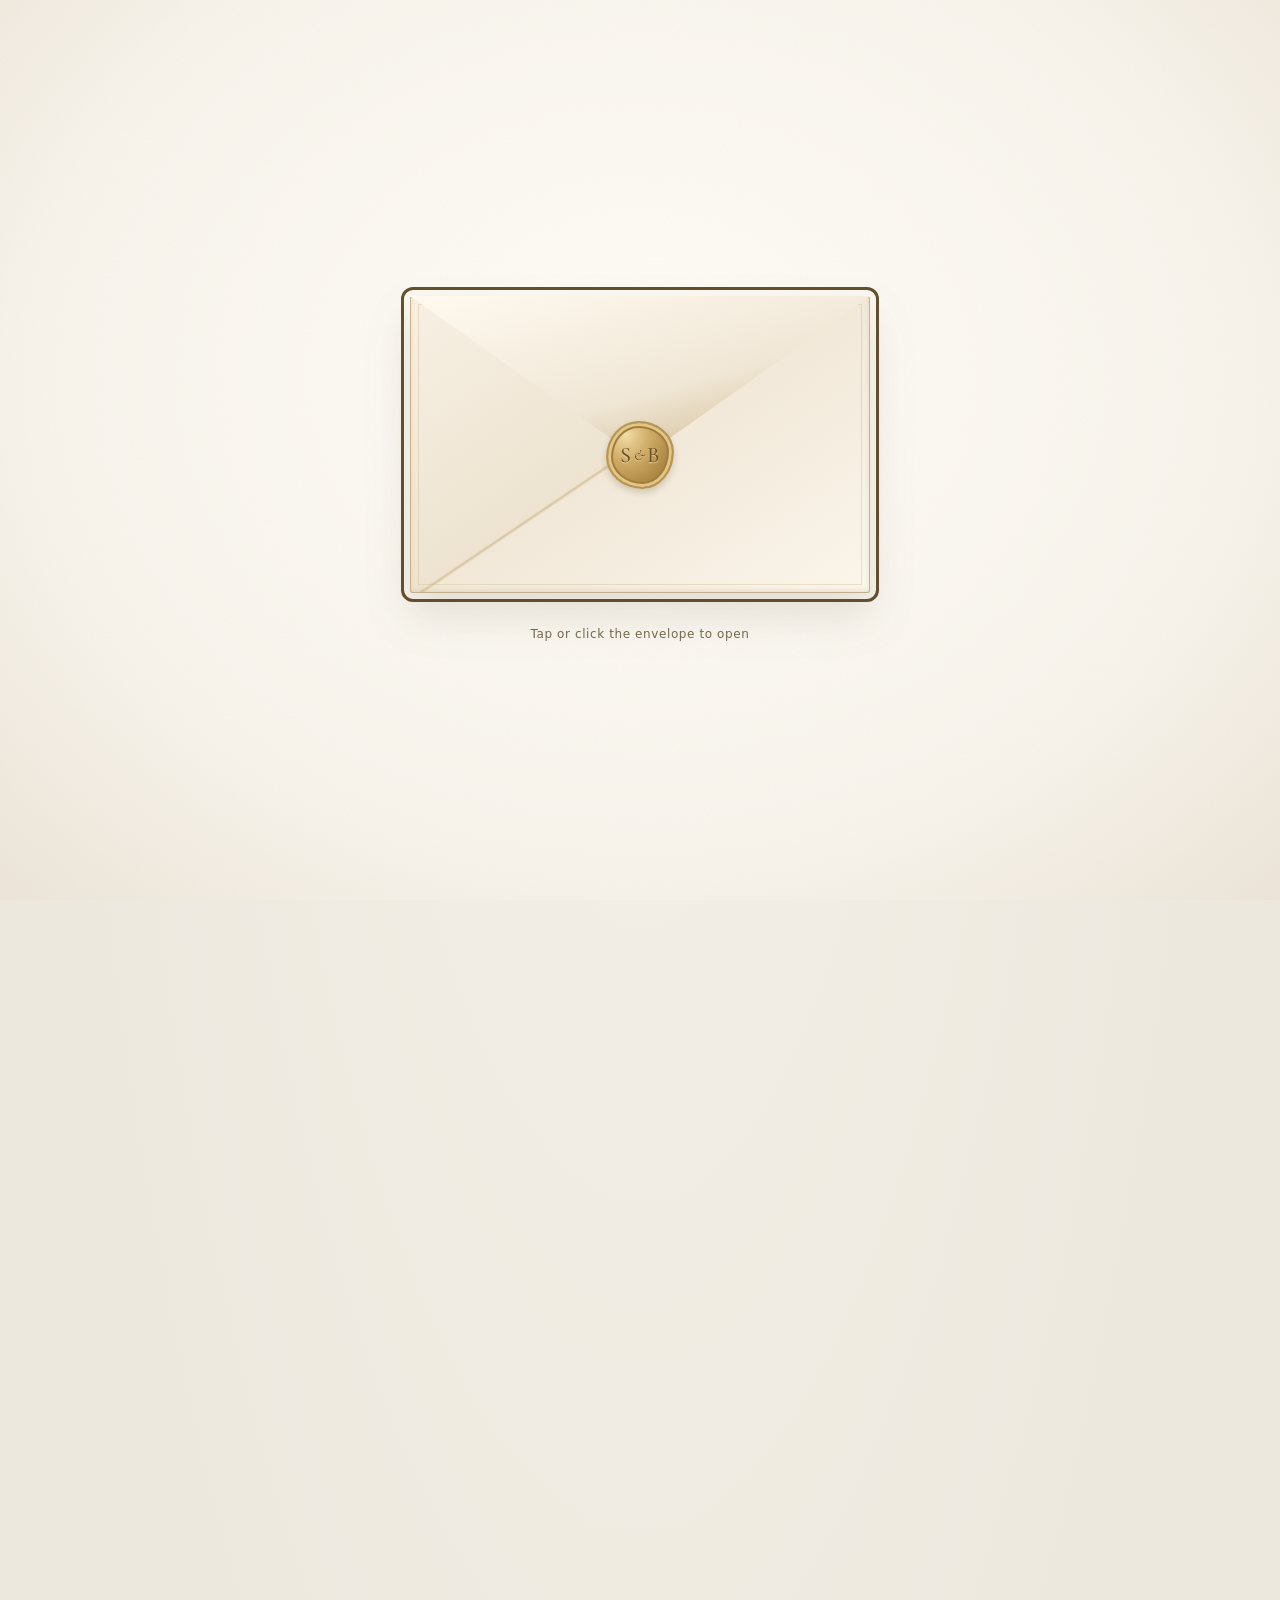
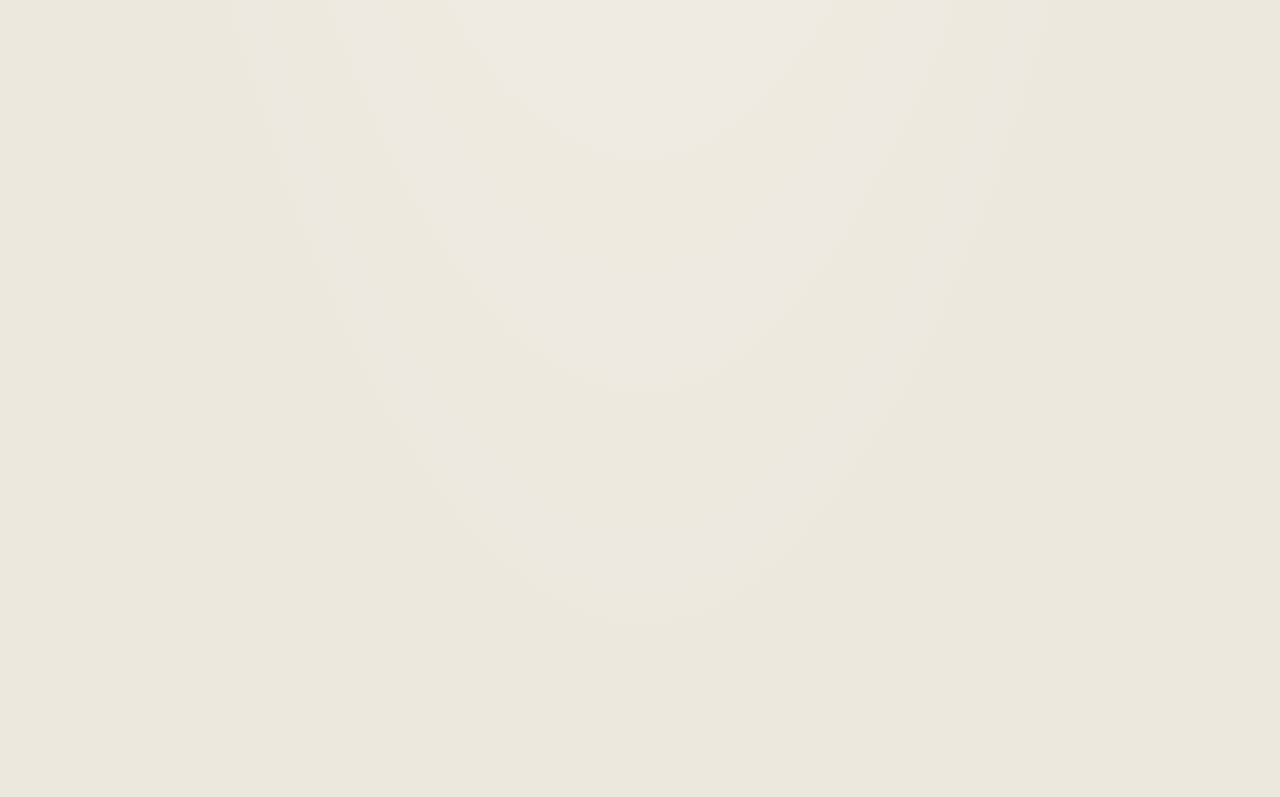
<file: index.html>
<!doctype html>
<html lang="en">
<head>
  <meta charset="utf-8">
  <meta name="viewport" content="width=device-width, initial-scale=1">
  <meta name="theme-color" content="#f8f4ec">
  <meta name="description" content="Celebrate Baokun & Su Lyn's wedding on 17 April 2027, 12 PM at Hilton Singapore Orchard, Imperial Ballroom, Level 35. RSVP, save the date, and find directions.">
  <title>Baokun & Su Lyn | Wedding Invitation</title>
  <link rel="canonical" href="https://sulbao4eva.github.io/invite/">
  <link rel="icon" href="./assets/monogram.svg?v=20261005-luxury" type="image/svg+xml">
  <link rel="stylesheet" href="./assets/fonts.css?v=20261005-luxury">
  <link rel="stylesheet" href="./styles.css?v=20261007-rsvp-spacing">
  <script>
    // Enhancement only: guests open the invitation themselves.
    // If the main script fails to load, reveal the usable invitation instead.
    document.documentElement.classList.add('intro-active');
    window.invitationFallback = setTimeout(function () {
      if (document.documentElement.classList.contains('intro-ready')) return;
      document.documentElement.classList.remove('intro-active', 'opening');
      var main = document.getElementById('invitation');
      if (main) { main.inert = false; main.removeAttribute('aria-hidden'); }
      var intro = document.getElementById('intro');
      if (main && intro && intro.contains(document.activeElement)) main.focus({preventScroll: true});
    }, 10000);
  </script>
  <script src="./script.js?v=20261007-polish" defer></script>
  <script src="./assets/calendar.js?v=20261007-universal" defer></script>
</head>
<body>
  <div id="intro" class="intro" role="dialog" aria-modal="true" aria-label="Baokun and Su Lyn's wedding invitation">
    <button id="skip" class="skip" type="button" hidden>Skip animation <span aria-hidden="true">↗</span></button>
    <div class="envelope-scene">
      <button id="open-envelope" class="envelope-trigger" type="button" aria-label="Open Baokun and Su Lyn's wedding invitation" aria-describedby="envelope-hint">
        <span class="envelope" aria-hidden="true">
          <span class="envelope-back"></span>
          <span class="envelope-card">
            <span class="mini-heading">You Are Invited to</span>
            <span class="card-names"><span>Baokun</span> <i>&amp;</i> <span>Su Lyn's</span></span>
            <span class="card-wedding">Wedding</span>
            <span class="card-date">17 April 2027</span>
          </span>
          <span class="envelope-pocket"></span>
          <span class="envelope-flap"></span>
          <span class="seal">S<span>&amp;</span>B</span>
        </span>
      </button>
      <p id="envelope-hint" class="envelope-hint">Tap or click the envelope to open</p>
    </div>
  </div>

  <main id="invitation" class="stationery" tabindex="-1">
    <div class="paper-border" aria-hidden="true"></div>
    <div class="falling-petals" aria-hidden="true">
      <canvas class="petal-canvas" aria-hidden="true"></canvas>
      <span class="petal-path" style="--x:1.5%;--size:9px;--fall:14.7s;--delay:-0.0s;--drift:10px;--sway:4.1s;--sweep:6px;--turn:-25deg;--rotation:66deg;--tilt:32deg;--opacity:0.60"><i></i></span>
      <span class="petal-path" style="--x:4.1%;--size:12px;--fall:21.0s;--delay:-13.0s;--drift:7px;--sway:5.6s;--sweep:9px;--turn:30deg;--rotation:145deg;--tilt:37deg;--opacity:0.77"><i></i></span>
      <span class="petal-path" style="--x:7.0%;--size:12px;--fall:21.3s;--delay:-5.0s;--drift:25px;--sway:5.8s;--sweep:11px;--turn:7deg;--rotation:70deg;--tilt:18deg;--opacity:0.66"><i></i></span>
      <span class="petal-path" style="--x:9.5%;--size:15px;--fall:16.8s;--delay:-14.4s;--drift:-7px;--sway:4.0s;--sweep:6px;--turn:-5deg;--rotation:-116deg;--tilt:33deg;--opacity:0.70"><i></i></span>
      <span class="petal-path" style="--x:12.8%;--size:8px;--fall:14.4s;--delay:-6.8s;--drift:22px;--sway:6.3s;--sweep:12px;--turn:-18deg;--rotation:140deg;--tilt:17deg;--opacity:0.54"><i></i></span>
      <span class="petal-path" style="--x:15.4%;--size:13px;--fall:20.8s;--delay:-1.9s;--drift:-17px;--sway:4.1s;--sweep:12px;--turn:1deg;--rotation:-73deg;--tilt:25deg;--opacity:0.54"><i></i></span>
      <span class="petal-path" style="--x:17.9%;--size:14px;--fall:21.2s;--delay:-15.0s;--drift:-15px;--sway:4.5s;--sweep:8px;--turn:81deg;--rotation:-95deg;--tilt:32deg;--opacity:0.67"><i></i></span>
      <span class="petal-path" style="--x:20.6%;--size:15px;--fall:14.9s;--delay:-4.9s;--drift:-17px;--sway:6.2s;--sweep:5px;--turn:-28deg;--rotation:154deg;--tilt:31deg;--opacity:0.56"><i></i></span>
      <span class="petal-path" style="--x:23.3%;--size:12px;--fall:19.8s;--delay:-18.7s;--drift:12px;--sway:4.0s;--sweep:8px;--turn:-19deg;--rotation:-106deg;--tilt:24deg;--opacity:0.74"><i></i></span>
      <span class="petal-path" style="--x:26.2%;--size:10px;--fall:19.0s;--delay:-10.7s;--drift:-25px;--sway:3.7s;--sweep:9px;--turn:4deg;--rotation:-67deg;--tilt:19deg;--opacity:0.64"><i></i></span>
      <span class="petal-path" style="--x:29.3%;--size:15px;--fall:21.2s;--delay:-3.8s;--drift:25px;--sway:4.4s;--sweep:9px;--turn:-40deg;--rotation:67deg;--tilt:32deg;--opacity:0.49"><i></i></span>
      <span class="petal-path" style="--x:31.9%;--size:8px;--fall:18.9s;--delay:-15.1s;--drift:9px;--sway:5.1s;--sweep:9px;--turn:-11deg;--rotation:-132deg;--tilt:35deg;--opacity:0.48"><i></i></span>
      <span class="petal-path" style="--x:34.2%;--size:12px;--fall:18.9s;--delay:-7.9s;--drift:-10px;--sway:5.7s;--sweep:6px;--turn:-54deg;--rotation:70deg;--tilt:37deg;--opacity:0.55"><i></i></span>
      <span class="petal-path" style="--x:37.3%;--size:8px;--fall:20.5s;--delay:-0.7s;--drift:-12px;--sway:6.1s;--sweep:13px;--turn:40deg;--rotation:-83deg;--tilt:23deg;--opacity:0.66"><i></i></span>
      <span class="petal-path" style="--x:39.9%;--size:16px;--fall:16.4s;--delay:-10.7s;--drift:-7px;--sway:4.4s;--sweep:8px;--turn:-10deg;--rotation:-112deg;--tilt:30deg;--opacity:0.67"><i></i></span>
      <span class="petal-path" style="--x:42.6%;--size:10px;--fall:16.4s;--delay:-4.4s;--drift:-24px;--sway:5.7s;--sweep:9px;--turn:5deg;--rotation:-154deg;--tilt:30deg;--opacity:0.74"><i></i></span>
      <span class="petal-path" style="--x:45.4%;--size:11px;--fall:20.7s;--delay:-18.4s;--drift:23px;--sway:3.7s;--sweep:11px;--turn:87deg;--rotation:-144deg;--tilt:21deg;--opacity:0.67"><i></i></span>
      <span class="petal-path" style="--x:47.8%;--size:11px;--fall:13.8s;--delay:-7.0s;--drift:17px;--sway:4.8s;--sweep:11px;--turn:-25deg;--rotation:102deg;--tilt:17deg;--opacity:0.71"><i></i></span>
      <span class="petal-path" style="--x:50.8%;--size:18px;--fall:17.9s;--delay:-2.2s;--drift:-25px;--sway:4.8s;--sweep:12px;--turn:-6deg;--rotation:90deg;--tilt:39deg;--opacity:0.66"><i></i></span>
      <span class="petal-path" style="--x:53.8%;--size:16px;--fall:19.1s;--delay:-14.2s;--drift:13px;--sway:4.0s;--sweep:12px;--turn:-41deg;--rotation:114deg;--tilt:25deg;--opacity:0.75"><i></i></span>
      <span class="petal-path" style="--x:56.1%;--size:10px;--fall:13.5s;--delay:-4.9s;--drift:-21px;--sway:5.3s;--sweep:5px;--turn:-34deg;--rotation:100deg;--tilt:23deg;--opacity:0.77"><i></i></span>
      <span class="petal-path" style="--x:59.2%;--size:14px;--fall:21.1s;--delay:-20.6s;--drift:14px;--sway:5.2s;--sweep:8px;--turn:-33deg;--rotation:-83deg;--tilt:20deg;--opacity:0.68"><i></i></span>
      <span class="petal-path" style="--x:61.8%;--size:16px;--fall:17.0s;--delay:-10.1s;--drift:-12px;--sway:6.0s;--sweep:7px;--turn:72deg;--rotation:138deg;--tilt:23deg;--opacity:0.55"><i></i></span>
      <span class="petal-path" style="--x:64.7%;--size:16px;--fall:15.1s;--delay:-3.2s;--drift:12px;--sway:5.1s;--sweep:7px;--turn:43deg;--rotation:-150deg;--tilt:30deg;--opacity:0.73"><i></i></span>
      <span class="petal-path" style="--x:67.4%;--size:15px;--fall:17.7s;--delay:-14.8s;--drift:-24px;--sway:5.4s;--sweep:8px;--turn:71deg;--rotation:-81deg;--tilt:37deg;--opacity:0.70"><i></i></span>
      <span class="petal-path" style="--x:69.8%;--size:10px;--fall:13.8s;--delay:-6.2s;--drift:-15px;--sway:5.6s;--sweep:13px;--turn:25deg;--rotation:-117deg;--tilt:17deg;--opacity:0.73"><i></i></span>
      <span class="petal-path" style="--x:73.0%;--size:17px;--fall:15.8s;--delay:-1.1s;--drift:17px;--sway:5.4s;--sweep:8px;--turn:-5deg;--rotation:-151deg;--tilt:28deg;--opacity:0.49"><i></i></span>
      <span class="petal-path" style="--x:75.5%;--size:14px;--fall:20.5s;--delay:-14.1s;--drift:-14px;--sway:4.3s;--sweep:9px;--turn:44deg;--rotation:138deg;--tilt:34deg;--opacity:0.78"><i></i></span>
      <span class="petal-path" style="--x:77.9%;--size:11px;--fall:16.4s;--delay:-5.0s;--drift:-7px;--sway:4.7s;--sweep:8px;--turn:54deg;--rotation:73deg;--tilt:39deg;--opacity:0.73"><i></i></span>
      <span class="petal-path" style="--x:81.0%;--size:9px;--fall:18.1s;--delay:-16.7s;--drift:-12px;--sway:6.4s;--sweep:6px;--turn:67deg;--rotation:-97deg;--tilt:34deg;--opacity:0.54"><i></i></span>
      <span class="petal-path" style="--x:84.1%;--size:13px;--fall:13.7s;--delay:-7.4s;--drift:13px;--sway:5.0s;--sweep:9px;--turn:-38deg;--rotation:-142deg;--tilt:29deg;--opacity:0.49"><i></i></span>
      <span class="petal-path" style="--x:86.3%;--size:18px;--fall:15.4s;--delay:-2.4s;--drift:-18px;--sway:4.4s;--sweep:5px;--turn:65deg;--rotation:-67deg;--tilt:33deg;--opacity:0.64"><i></i></span>
      <span class="petal-path" style="--x:89.3%;--size:9px;--fall:17.6s;--delay:-13.7s;--drift:-9px;--sway:4.7s;--sweep:7px;--turn:-64deg;--rotation:-100deg;--tilt:17deg;--opacity:0.73"><i></i></span>
      <span class="petal-path" style="--x:92.2%;--size:13px;--fall:18.3s;--delay:-7.2s;--drift:-15px;--sway:3.9s;--sweep:6px;--turn:-6deg;--rotation:-149deg;--tilt:19deg;--opacity:0.60"><i></i></span>
      <span class="petal-path" style="--x:95.2%;--size:16px;--fall:19.0s;--delay:-0.3s;--drift:9px;--sway:4.1s;--sweep:13px;--turn:65deg;--rotation:93deg;--tilt:36deg;--opacity:0.77"><i></i></span>
      <span class="petal-path" style="--x:97.2%;--size:13px;--fall:13.6s;--delay:-8.6s;--drift:-22px;--sway:5.0s;--sweep:7px;--turn:31deg;--rotation:-76deg;--tilt:39deg;--opacity:0.60"><i></i></span>
    </div>
    <img class="floral floral-left" src="./assets/floral.svg" alt="" width="270" height="780">
    <img class="floral floral-right" src="./assets/floral.svg" alt="" width="270" height="780">
    <header class="invitation-heading invitation-message reveal">
      <div class="ornament" aria-hidden="true"><span></span>✧<span></span></div>
      <p class="message-intro">You’re cordially invited to</p>
      <h1 class="message-names"><span class="couple-names"><span class="given-name">Baokun</span> <span class="ampersand">&amp;</span> <span class="given-name">Su Lyn’s</span></span> <span class="wedding-word">Wedding</span></h1>
      <p class="message-date">on <time datetime="2027-04-17">17 April 2027</time></p>
      <div id="motion-notice" class="motion-notice" hidden>
        <p>Animations are paused to respect your motion setting.</p>
        <button id="play-animations" class="motion-control" type="button">Play animations</button>
      </div>
    </header>

    <div class="photo-collage reveal" role="group" aria-label="Nine moments from Baokun and Su Lyn's story">
      <figure class="photo photo-centre"><img src="./assets/second-from-right-640.webp" srcset="./assets/second-from-right-640.webp 640w, ./assets/second-from-right-1280.webp 1280w" sizes="(max-width: 680px) calc(100vw - 68px), (max-width: 1120px) 55vw, 560px" width="1280" height="853" alt="Baokun and Su Lyn smiling together while posing with an oversized diamond ring." fetchpriority="high" decoding="async"></figure>
      <figure class="photo photo-photobooth"><img src="./assets/photobooth-640.webp" srcset="./assets/photobooth-640.webp 640w, ./assets/photobooth-960.webp 960w" sizes="(max-width: 680px) 42vw, (max-width: 1120px) 23vw, 240px" width="2480" height="3688" alt="Four photobooth memories of Baokun and Su Lyn, smiling, whispering, and making playful faces together." decoding="async"></figure>
      <figure class="photo photo-most-left"><img src="./assets/most-left-640.webp" srcset="./assets/most-left-640.webp 640w, ./assets/most-left-1280.webp 1280w" sizes="(max-width: 680px) 42vw, (max-width: 1120px) 23vw, 240px" width="1280" height="853" alt="Baokun and Su Lyn striking a playful pose, with Baokun wearing sunglasses." decoding="async" loading="lazy"></figure>
      <figure class="photo photo-second-left"><img src="./assets/second-from-left-640.webp" srcset="./assets/second-from-left-640.webp 640w, ./assets/second-from-left-1280.webp 1280w" sizes="(max-width: 680px) 42vw, (max-width: 1120px) 23vw, 240px" width="1280" height="853" alt="Baokun and Su Lyn smiling together while holding little character toys." decoding="async" loading="lazy"></figure>
      <figure class="photo photo-second-right"><img src="./assets/center-640.webp" srcset="./assets/center-640.webp 640w, ./assets/center-1280.webp 1280w" sizes="(max-width: 680px) 42vw, (max-width: 1120px) 23vw, 240px" width="1280" height="853" alt="Baokun and Su Lyn sharing a playful moment, with Su Lyn making a peace sign." decoding="async" loading="lazy"></figure>
      <figure class="photo photo-most-right"><img src="./assets/most-right-640.webp" srcset="./assets/most-right-640.webp 640w, ./assets/most-right-1280.webp 1280w" sizes="(max-width: 680px) 42vw, (max-width: 1120px) 23vw, 240px" width="1280" height="853" alt="Baokun holding his hand above Su Lyn's head as they pose together." decoding="async" loading="lazy"></figure>
    </div>

    <section class="calendar-section reveal" aria-label="Save the date">
      <details class="calendar-save">
        <summary><svg class="calendar-icon" viewBox="0 0 24 24" fill="none" stroke="currentColor" stroke-width="1.5" aria-hidden="true"><rect x="3.5" y="5" width="17" height="16" rx="2"></rect><path d="M7 3v4m10-4v4M3.5 10h17m-13 4h3m3 0h3m-9 3h3"></path></svg>Save to calendar <span class="calendar-chevron" aria-hidden="true">⌄</span></summary>
        <div class="calendar-options">
          <a class="calendar-file-link" href="./assets/bao-sul-wedding.ics?v=20261007-universal" type="text/calendar"><span><strong>Apple, Outlook &amp; other calendars</strong><small>Open a calendar file · No Google account needed</small></span><span aria-hidden="true">↗</span></a>
          <a class="google-calendar-link" href="https://calendar.google.com/calendar/render?action=TEMPLATE&amp;text=Baokun+%26+Su+Lyn%27s+Wedding+%40+Hilton+Singapore+Orchard+L35+12PM&amp;dates=20270417T040000Z%2F20270417T070000Z&amp;ctz=Asia%2FSingapore&amp;stz=Asia%2FSingapore&amp;etz=Asia%2FSingapore&amp;location=Imperial+Ballroom%2C+Level+35%2C+Hilton+Singapore+Orchard%2C+333+Orchard+Road%2C+Singapore+238867&amp;details=You%27re+warmly+invited+to+celebrate+Baokun+%26+Su+Lyn%27s+wedding%21%0A%0ASaturday%2C+17+April+2027%0A12%3A00+PM%E2%80%933%3A00+PM+%28Asia%2FSingapore%2C+UTC%2B8%29%0AImperial+Ballroom%2C+Level+35%2C+Hilton+Singapore+Orchard%2C+333+Orchard+Road%2C+Singapore+238867%0A%0AWedding+invitation%3A+https%3A%2F%2Fsulbao4eva.github.io%2Finvite%2F%0AOfficial+hotel+website%3A+https%3A%2F%2Fwww.hilton.com%2Fen%2Fhotels%2Fsinorhi-hilton-singapore-orchard%2F%0AGoogle+Maps+directions%3A+https%3A%2F%2Fwww.google.com%2Fmaps%2Fdir%2F%3Fapi%3D1%26destination%3DHilton%2BSingapore%2BOrchard%252C%2B333%2BOrchard%2BRoad%252C%2BSingapore%2B238867%26destination_place_id%3DChIJU2DzfLcZ2jER4WGAnEnqNFw%0A%0AFurther+details+will+be+sent+closer+to+the+wedding+date." target="_blank" rel="noopener noreferrer"><span><strong>Google Calendar</strong><small>Uses your Google account</small></span><span aria-hidden="true">↗</span></a>
        </div>
        <details class="calendar-help">
        <summary><span data-en="Need help saving the date?" data-zh="需要帮助保存婚礼日期？">Need help saving the date?</span></summary>
        <a class="calendar-download" href="./assets/bao-sul-wedding.ics?v=20261007-universal" download="baokun-su-lyn-wedding.ics" type="text/calendar"><span data-en="Download calendar file (.ics)" data-zh="下载日历文件（.ics）">Download calendar file (.ics)</span> <span aria-hidden="true">↓</span></a>
        <p data-en="Open or import the file into your preferred calendar, then confirm Save or Add." data-zh="请在您常用的日历中打开或导入文件，然后确认“保存”或“添加”。">Open or import the file into your preferred calendar, then confirm Save or Add.</p>
        <ul>
          <li><span data-en="iPhone / iPad: If the file only previews, open it as an attachment in Apple Mail, or copy the details below into a new event." data-zh="iPhone / iPad：若文件只能预览，可在 Apple 邮件中打开附件，或将下方详情复制至新的日历活动。">iPhone / iPad: If the file only previews, open it as an attachment in Apple Mail, or copy the details below into a new event.</span></li>
          <li><span data-en="Android: Open the downloaded file with a compatible calendar app. If your app cannot import it, copy the details below into a new event." data-zh="Android：使用支持 .ics 的日历应用打开下载的文件。若无法导入，请将下方详情复制至新的日历活动。">Android: Open the downloaded file with a compatible calendar app. If your app cannot import it, copy the details below into a new event.</span></li>
          <li><span data-en="Computer: In Apple Calendar choose File → Import. In Outlook use its calendar import or Upload from file option." data-zh="电脑：在 Apple 日历中选择“文件 → 导入”；在 Outlook 中使用日历导入或“从文件上传”选项。">Computer: In Apple Calendar choose File → Import. In Outlook use its calendar import or Upload from file option.</span></li>
        </ul>
        <p data-en="Using an in-app browser? Open this page in Safari, Chrome or your usual browser if the download does not start." data-zh="若在应用内浏览器中无法下载，请使用 Safari、Chrome 或您常用的浏览器打开此页面。">Using an in-app browser? Open this page in Safari, Chrome or your usual browser if the download does not start.</p>
        <label for="manual-calendar-details"><span data-en="Wedding details for a new calendar event" data-zh="新建日历活动时可使用以下婚礼详情">Wedding details for a new calendar event</span></label>
        <textarea id="manual-calendar-details" rows="7" readonly spellcheck="false" wrap="soft">Baokun &amp; Su Lyn's Wedding @ Hilton Singapore Orchard L35 12PM
Saturday, 17 April 2027
12:00 PM–3:00 PM Singapore time (UTC+8)
Imperial Ballroom, Level 35, Hilton Singapore Orchard, 333 Orchard Road, Singapore 238867

Directions: https://www.google.com/maps/dir/?api=1&amp;destination=Hilton+Singapore+Orchard%2C+333+Orchard+Road%2C+Singapore+238867&amp;destination_place_id=ChIJU2DzfLcZ2jER4WGAnEnqNFw
Invitation: https://sulbao4eva.github.io/invite/
Hotel: https://www.hilton.com/en/hotels/sinorhi-hilton-singapore-orchard/</textarea>
        <button class="calendar-copy" type="button" data-calendar-copy hidden><span data-en="Copy wedding details" data-zh="复制婚礼详情">Copy wedding details</span></button>
        <p data-calendar-status role="status" aria-live="polite" aria-atomic="true"></p>
      </details>
      </details>
      <p class="calendar-note">12:00 PM–3:00 PM · Singapore time</p>
    </section>

    <section class="rsvp-section reveal" aria-labelledby="rsvp-heading">
      <div class="rsvp-copy">
        <p class="section-eyebrow">Celebrate with us</p>
        <h2 id="rsvp-heading">We’d love to see you there</h2>
        <p class="rsvp-note">Please let us know if you’ll be joining us to celebrate.</p>
      </div>
      <div class="qr-block">
        <a class="qr-link" href="https://docs.google.com/forms/d/e/1FAIpQLSdyNJ41q6z1uOLgclUNu17-cXtvdMMqA6ggc3y7JIrBnq-Zaw/viewform" target="_blank" rel="noopener noreferrer" aria-label="Open the RSVP Google Form in a new tab"><img src="./assets/rsvp-qr.png?v=20261005-direct" alt="QR code for the wedding RSVP Google Form." width="1600" height="1600" loading="lazy"></a>
        <a class="rsvp-link" href="https://docs.google.com/forms/d/e/1FAIpQLSdyNJ41q6z1uOLgclUNu17-cXtvdMMqA6ggc3y7JIrBnq-Zaw/viewform" target="_blank" rel="noopener noreferrer">Click here to RSVP <span aria-hidden="true">↗</span></a>
      </div>
    </section>

    <section class="venue-section reveal" aria-labelledby="venue-heading">
      <div class="venue-layout">
        <div class="venue-details">
          <p class="section-eyebrow">The Venue</p>
          <h2 id="venue-heading">Hilton Singapore Orchard</h2>
          <p class="ballroom">Imperial Ballroom · Level 35</p>
          <p class="venue-date"><time datetime="2027-04-17T12:00:00+08:00">Saturday, 17 April 2027 · 12:00 PM</time></p>
          <address>333 Orchard Road, Singapore 238867</address>
        </div>
        <a class="map-preview directions-link" href="https://www.google.com/maps/dir/?api=1&amp;destination=Hilton+Singapore+Orchard%2C+333+Orchard+Road%2C+Singapore+238867&amp;destination_place_id=ChIJU2DzfLcZ2jER4WGAnEnqNFw" target="_blank" rel="noopener noreferrer" aria-label="Open Google Maps directions to Hilton Singapore Orchard, 333 Orchard Road, in a new tab">
          <iframe src="https://www.google.com/maps/embed?pb=!1m18!1m12!1m3!1d3988.7883432397703!2d103.8358675!3d1.3019197!2m3!1f0!2f0!3f0!3m2!1i1024!2i768!4f13.1!3m3!1m2!1s0x31da19b77cf36053%3A0x5c34ea499c8061e1!2sHilton%20Singapore%20Orchard!5e0!3m2!1sen!2suk!4v1791187580004!5m2!1sen!2suk" title="Google Maps preview pinning Hilton Singapore Orchard" width="480" height="280" loading="lazy" referrerpolicy="strict-origin-when-cross-origin" tabindex="-1" aria-hidden="true"></iframe>
          <span class="map-caption">Open in Google Maps <span aria-hidden="true">↗</span></span>
        </a>
      </div>
      <div class="venue-actions">
        <a class="secondary-link directions-link" href="https://www.google.com/maps/dir/?api=1&amp;destination=Hilton+Singapore+Orchard%2C+333+Orchard+Road%2C+Singapore+238867&amp;destination_place_id=ChIJU2DzfLcZ2jER4WGAnEnqNFw" target="_blank" rel="noopener noreferrer"><svg class="directions-icon" viewBox="0 0 24 24" fill="none" stroke="currentColor" stroke-width="1.5" aria-hidden="true"><path d="M19 10c0 5-7 11-7 11S5 15 5 10a7 7 0 1 1 14 0Z"></path><circle cx="12" cy="10" r="2.5"></circle></svg>Get Directions <span aria-hidden="true">↗</span></a>
      </div>
    </section>

    <footer class="signature reveal" aria-label="S and B. With love, Baokun and Su Lyn">
      <p class="closing-message">With Love,</p>
      <span class="signature-mark" aria-hidden="true">S <i>&amp;</i> B</span>
      <div class="animation-controls">
        <label class="petal-control"><input id="petals-paused" type="checkbox"> Pause petals</label>
        <button id="replay" class="motion-control" type="button" hidden>Replay invitation</button>
      </div>
    </footer>
  </main>
</body>
</html>
</file>
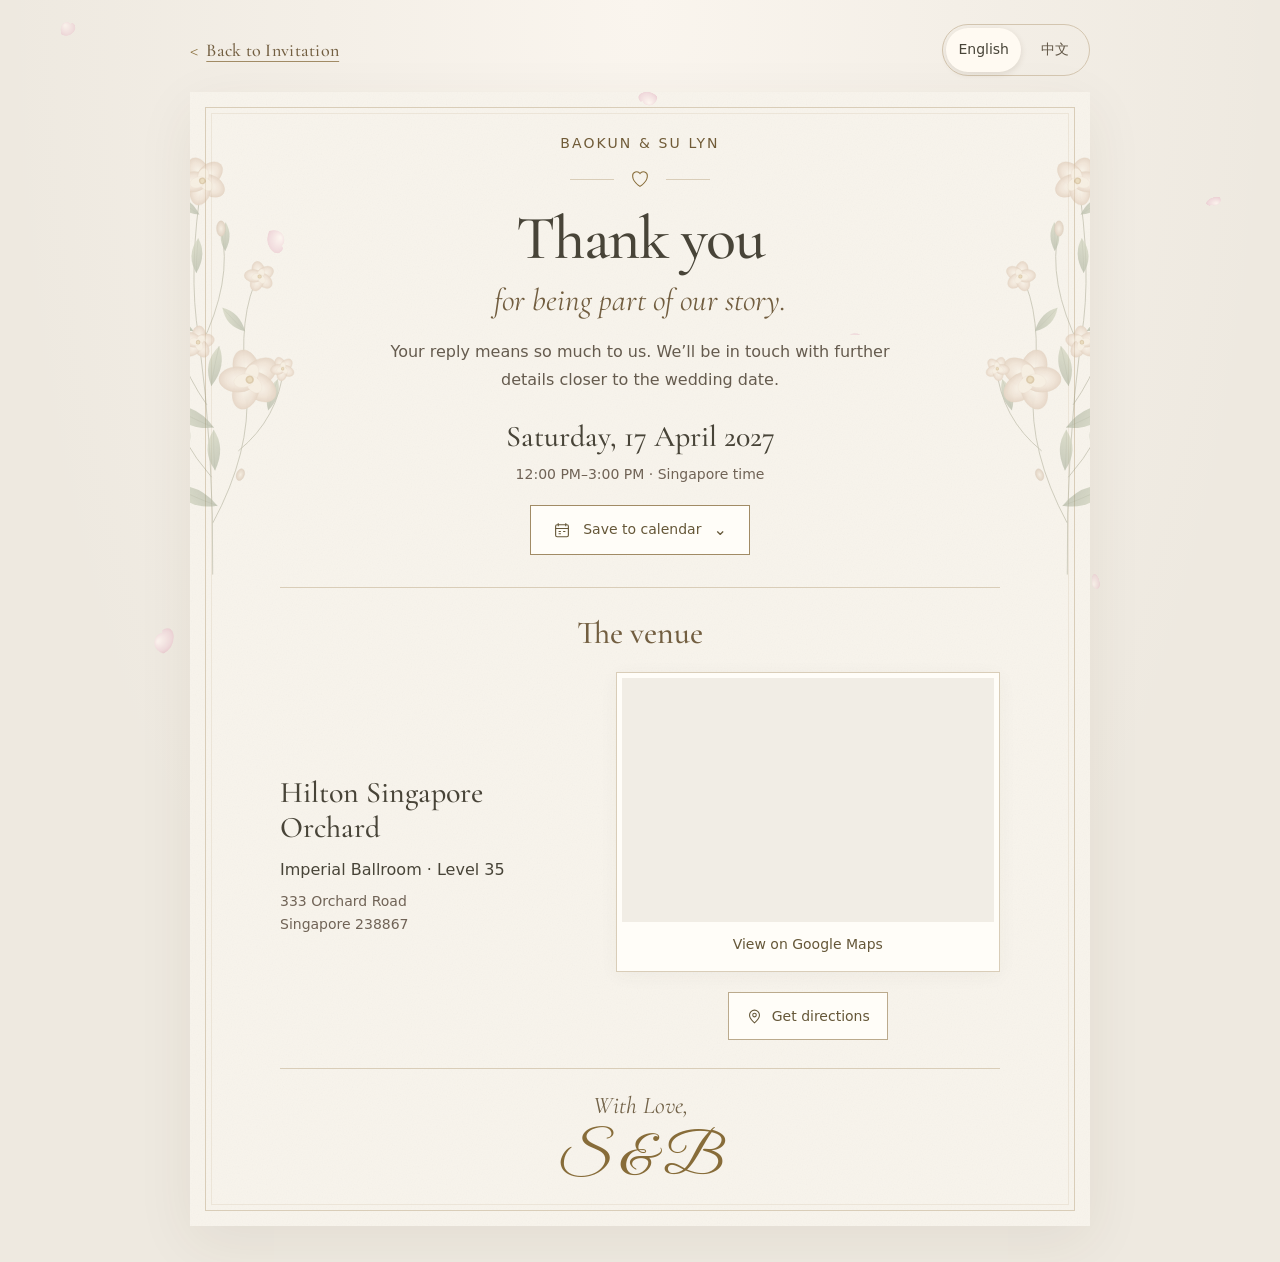
<file: thanks/index.html>
<!doctype html>
<html lang="en">
<head>
  <meta charset="utf-8">
  <meta name="viewport" content="width=device-width, initial-scale=1">
  <meta name="theme-color" content="#f8f4ec">
  <meta name="robots" content="noindex">
  <meta name="description" content="With love from Baokun and Su Lyn. Save our wedding date and find Hilton Singapore Orchard.">
  <title>With love | Baokun &amp; Su Lyn</title>
  <link rel="icon" href="../assets/monogram.svg" type="image/svg+xml">
  <link rel="stylesheet" href="../assets/fonts.css">
  <style>
    :root{color-scheme:light;--paper:#f8f4ec;--ink:#484438;--muted:#706356;--gold:#876c39;--line:#d9cdb8;--rose:#894c60;--serif:'Cormorant Garamond',Georgia,'Times New Roman',serif}
    *{box-sizing:border-box}
    [hidden]{display:none!important}
    html{background:#eee9e0}
    body{margin:0;padding:24px 24px 36px;color:var(--ink);background:radial-gradient(ellipse at 50% 0,#faf5ee,transparent 70%);font:1rem/1.65 system-ui,-apple-system,BlinkMacSystemFont,'Segoe UI',sans-serif}
    button,a{-webkit-tap-highlight-color:transparent}
    a{color:var(--rose);text-underline-offset:4px}
    a:focus-visible,button:focus-visible,summary:focus-visible,textarea:focus-visible{outline:3px solid #634a22;outline-offset:5px}
    .topbar{position:relative;z-index:5;max-width:900px;margin:0 auto 16px;display:flex;justify-content:space-between;align-items:center;gap:12px;flex-wrap:wrap}
    .return-link{display:inline-flex;align-items:center;justify-content:center;min-height:44px;padding:4px 0;color:#725e40;text-decoration:none;font:500 1.125rem/1.35 var(--serif);gap:8px;letter-spacing:.015em;transition:color .18s}
    .return-label{text-decoration:underline;text-decoration-color:#a18b65;text-decoration-thickness:1px;text-underline-offset:5px;text-decoration-skip-ink:auto}
    .return-chevron{font:400 1.25rem/1 var(--serif);color:var(--gold)}
    .return-link:hover{color:var(--rose)}
    .return-link:hover .return-label{text-decoration-color:currentColor}
    .language{display:flex;gap:3px;padding:3px;border:1px solid #d3c5af;border-radius:30px}
    .language button{min-height:44px;min-width:62px;border:0;border-radius:24px;background:transparent;color:#625747;font:inherit;font-size:.875rem;cursor:pointer;padding:7px 12px}
    .language button[aria-pressed="true"]{background:#fffaf2;color:var(--ink);box-shadow:0 2px 6px #4c3a2020}
    .paper{position:relative;isolation:isolate;z-index:1;max-width:900px;margin:auto;background:var(--paper);box-shadow:0 16px 55px #47372012;padding:40px 64px 32px;text-align:center;overflow:hidden}
    .paper:before{content:'';position:absolute;inset:0;background:url('../assets/paper.svg');opacity:.17;z-index:-2;pointer-events:none}
    .border{position:absolute;inset:15px;border:1px solid var(--line);z-index:-1;pointer-events:none}
    .border:after{content:'';position:absolute;inset:5px;border:1px solid #d9cdb860}
    .floral{position:absolute;z-index:-1;pointer-events:none;user-select:none;width:150px;height:auto;top:48px;left:-48px;opacity:.48;transform:rotate(-12deg)}
    .floral-right{left:auto;right:-48px;transform:scaleX(-1) rotate(-12deg)}
    .thanks-heading{max-width:560px;margin:0 auto}
    .couple{margin:0 0 13px;color:#705b37;font-size:.875rem;letter-spacing:.15em;text-transform:uppercase}
    .ornament{display:flex;align-items:center;justify-content:center;gap:15px;color:var(--gold);margin-bottom:16px}
    .ornament:before,.ornament:after{content:'';width:44px;height:1px;background:var(--line)}
    .ornament svg{width:22px;height:22px}
    h1{font:500 clamp(3rem,5.4vw,3.875rem)/1.05 var(--serif);letter-spacing:-.025em;margin:0}
    .subtitle{font:italic 400 clamp(1.6rem,3vw,1.95rem)/1.25 var(--serif);color:#725e40;margin:10px 0 18px}
    .message{max-width:530px;margin:0 auto;color:#655b4e;font-size:1rem;line-height:1.75;text-wrap:pretty}
    .calendar-group{max-width:530px;margin:24px auto 0}
    .date{margin:0;font:500 clamp(1.6rem,2.8vw,1.875rem)/1.25 var(--serif);text-wrap:balance}
    .time{margin:7px 0 19px;font-size:.875rem;color:var(--muted)}
    .calendar-save{width:100%;max-width:420px;margin:0 auto;font-size:.875rem;color:#655738}
    .calendar-save>summary{display:inline-flex;align-items:center;justify-content:center;gap:12px;min-height:48px;max-width:100%;padding:12px 22px;border:1px solid #a18b65;background:#fffdf8;color:#655738;cursor:pointer;list-style:none;line-height:1.5;transition:background .18s}
    .calendar-save>summary:hover{background:#eee5d6}
    .calendar-save>summary::-webkit-details-marker{display:none}
    .calendar-icon{width:18px;height:18px;flex:none}
    .calendar-chevron{font-size:1rem;transition:transform .18s}
    .calendar-save[open]>.calendar-toggle .calendar-chevron{transform:rotate(180deg)}
    .calendar-options{display:grid;gap:8px;margin:12px auto 0;max-width:380px}
    .calendar-options a{display:flex;align-items:center;justify-content:space-between;gap:12px;min-height:48px;padding:12px 15px;border:1px solid var(--line);background:#fffdf8;color:#655738;text-decoration:none;text-align:left;line-height:1.5}
    .calendar-options a:hover{background:#eee5d6}
    .calendar-options strong{display:block;font-weight:500}
    .calendar-options small{display:block;font-size:.8125rem;color:var(--muted);margin-top:3px}
    .calendar-options .calendar-file-link{border-color:#a18b65;background:#f5efe3}
    .calendar-help{width:100%;max-width:380px;text-align:left;color:#655b4e;margin:8px auto 0}
    .calendar-help summary{display:flex;align-items:center;justify-content:center;min-height:44px;padding:9px 8px;font-size:.875rem;list-style:none;cursor:pointer;text-decoration:underline;text-underline-offset:4px}
    .calendar-help summary::-webkit-details-marker{display:none}
    .calendar-help p,.calendar-help li{font-size:.875rem;line-height:1.65}
    .calendar-help ul{padding-left:18px;margin:12px 0}
    .calendar-help li+li{margin-top:9px}
    .calendar-download{display:inline-flex;align-items:center;min-height:44px;padding:8px 0;color:#6d5936;font-size:.875rem}
    .calendar-help label{display:block;font-size:.875rem;margin:14px 0 6px}
    .calendar-help textarea{display:block;width:100%;max-width:100%;min-height:160px;resize:vertical;padding:12px;border:1px solid var(--line);border-radius:3px;background:#fffdf8;color:var(--ink);font:.875rem/1.6 system-ui;white-space:pre-wrap;overflow-wrap:anywhere}
    .calendar-copy{min-height:44px;margin-top:9px;padding:9px 13px;border:1px solid #a18b65;background:#fffdf8;color:#655738;font:.875rem/1.5 system-ui;cursor:pointer}
    .calendar-copy:disabled{cursor:wait;opacity:.7}
    [data-calendar-status]:empty{display:none}
    .venue{max-width:720px;margin:32px auto 0;padding-top:26px;border-top:1px solid var(--line)}
    .venue h2{font:500 2rem/1.2 var(--serif);margin:0 0 20px;color:#725e40}
    .venue-layout{display:grid;grid-template-columns:minmax(0,1fr) minmax(0,1.25fr);align-items:center;gap:28px;text-align:left}
    .venue-copy{min-width:0}
    .venue-map{min-width:0;text-align:center}
    .hotel{display:inline-block;font:500 1.875rem/1.15 var(--serif);color:var(--ink);text-decoration:none;text-wrap:balance}
    .hotel:hover{text-decoration:underline}
    .ballroom{margin:12px 0 0;font-size:1rem}
    address{font-style:normal;font-size:.875rem;color:var(--muted);margin-top:6px}
    .venue-button{display:inline-flex;align-items:center;justify-content:center;gap:9px;min-height:48px;max-width:100%;margin-top:20px;padding:11px 17px;border:1px solid #bbaa8d;background:#fffdf8;color:#655738;font-size:.875rem;line-height:1.5;text-decoration:none;transition:background .18s}
    .venue-button:hover{background:#eee5d6}
    .venue-icon{width:17px;height:17px;flex:none}
    .map-preview{display:block;min-width:0;padding:5px;border:1px solid var(--line);background:#fffdf8;color:#655738;text-decoration:none;box-shadow:0 4px 18px #493b2d0b}
    .map-preview iframe{display:block;width:100%;height:244px;border:0;pointer-events:none;background:#f1ede5}
    .map-caption{display:flex;align-items:center;justify-content:center;gap:8px;min-height:44px;padding:8px 10px;font-size:.875rem;line-height:1.5}
    .map-preview:hover{border-color:#a18b65}
    .map-preview:hover .map-caption{text-decoration:underline;text-underline-offset:4px}
    .signoff{margin:28px auto 0;padding-top:21px;border-top:1px solid var(--line);max-width:720px}
    .with-love{font:italic 400 1.5rem/1.3 var(--serif);margin:0;color:#726248}
    .signature{display:block;font:400 3.5rem/1.25 'Great Vibes',var(--serif);color:var(--gold);padding:3px 10px 0}
    .falling-petals{position:fixed;inset:0;overflow:hidden;z-index:0;pointer-events:none;user-select:none}
    .petal-path{display:none;position:absolute;top:-55px;left:var(--x);width:calc(var(--size) * 2.4);height:calc(100% + 110px);animation:petal-fall var(--fall) var(--delay) linear infinite;pointer-events:none}
    .petal-path:nth-of-type(1),.petal-path:nth-of-type(4),.petal-path:nth-of-type(7),.petal-path:nth-of-type(10),.petal-path:nth-of-type(14),.petal-path:nth-of-type(17),.petal-path:nth-of-type(20),.petal-path:nth-of-type(23),.petal-path:nth-of-type(27),.petal-path:nth-of-type(30),.petal-path:nth-of-type(33){display:block}
    .petal-canvas{display:none;width:100%;height:100%;pointer-events:none}
    .petals-enhanced .falling-petals{z-index:4}
    .petals-enhanced .petal-canvas{display:block}
    .petals-enhanced .petal-path{display:none!important}
    .petal-path i{display:block;width:100%;aspect-ratio:1/.75;border-radius:80% 15% 70% 30%;background:radial-gradient(ellipse at 25% 20%,#fff6f3 10%,#edd0d0 62%,#d9adb4);box-shadow:inset -1px -1px 2px #b8849518;animation:petal-sway var(--sway) var(--delay) ease-in-out infinite alternate;pointer-events:none}
    .petals-paused .petal-path,.petals-paused .petal-path i{animation-play-state:paused}
    @keyframes petal-fall{0%{transform:translate3d(0,0,0);opacity:0}7%,90%{opacity:var(--opacity)}100%{transform:translate3d(var(--drift),100%,0);opacity:0}}
    @keyframes petal-sway{from{transform:translateX(calc(-1 * var(--sweep))) rotate(var(--turn)) rotateY(calc(-1 * var(--tilt)))}to{transform:translateX(var(--sweep)) rotate(calc(var(--turn) + var(--rotation))) rotateY(var(--tilt))}}
    html[lang="zh-Hans"] h1{font-family:Georgia,'Songti SC','Noto Serif CJK SC',serif;font-size:clamp(2.2rem,4.4vw,2.8rem);line-height:1.35;letter-spacing:.06em}
    html[lang="zh-Hans"] .subtitle{font-style:normal;font-size:1.3125rem;margin-top:10px}
    html[lang="zh-Hans"] .couple{letter-spacing:.18em}
    html[lang="zh-Hans"] .venue h2{font-family:Georgia,'Songti SC',serif;font-size:1.75rem}
    @media(max-width:680px){body{padding:12px 12px 22px}.topbar{gap:4px 8px;margin-bottom:12px}.return-link{font-size:1.0625rem}.language button{min-width:54px;padding:6px 10px}.paper{padding:32px 29px 27px}.border{inset:10px}.floral{width:108px;left:-55px;top:120px;opacity:.3}.floral-right{left:auto;right:-55px}.couple{font-size:.8125rem;margin-bottom:14px}.subtitle{margin-bottom:17px}.calendar-group{margin-top:22px}.date{font-size:1.6875rem}.time{margin-bottom:18px}.venue{margin-top:29px;padding-top:23px}.venue h2{margin-bottom:21px}.venue-layout{grid-template-columns:1fr;gap:22px;text-align:center}.hotel{font-size:1.875rem}.ballroom{margin-top:8px}.venue-button{margin-top:16px}.map-preview{width:100%;max-width:440px;margin:auto}.map-preview iframe{height:250px}.signoff{margin-top:25px;padding-top:20px}.signature{font-size:3.25rem}}
    @media(max-width:360px){.paper{padding-inline:24px}.return-link{font-size:1rem;gap:6px}.language button{font-size:.8125rem;padding:6px 8px;min-width:48px}.calendar-options a{padding:12px}.hotel{font-size:1.75rem}.map-preview iframe{height:235px}}
    @media(prefers-reduced-motion:reduce){.falling-petals{display:none}.return-link,.calendar-save>summary,.calendar-chevron,.venue-button{transition:none}}
  </style>
  <noscript><style>.falling-petals{display:none}</style></noscript>
</head>
<body>
  <div class="falling-petals" aria-hidden="true">
      <canvas class="petal-canvas" aria-hidden="true"></canvas>
      <span class="petal-path" style="--x:1.5%;--size:9px;--fall:14.7s;--delay:-0.0s;--drift:10px;--sway:4.1s;--sweep:6px;--turn:-25deg;--rotation:66deg;--tilt:32deg;--opacity:0.60"><i></i></span>
      <span class="petal-path" style="--x:4.1%;--size:12px;--fall:21.0s;--delay:-13.0s;--drift:7px;--sway:5.6s;--sweep:9px;--turn:30deg;--rotation:145deg;--tilt:37deg;--opacity:0.77"><i></i></span>
      <span class="petal-path" style="--x:7.0%;--size:12px;--fall:21.3s;--delay:-5.0s;--drift:25px;--sway:5.8s;--sweep:11px;--turn:7deg;--rotation:70deg;--tilt:18deg;--opacity:0.66"><i></i></span>
      <span class="petal-path" style="--x:9.5%;--size:15px;--fall:16.8s;--delay:-14.4s;--drift:-7px;--sway:4.0s;--sweep:6px;--turn:-5deg;--rotation:-116deg;--tilt:33deg;--opacity:0.70"><i></i></span>
      <span class="petal-path" style="--x:12.8%;--size:8px;--fall:14.4s;--delay:-6.8s;--drift:22px;--sway:6.3s;--sweep:12px;--turn:-18deg;--rotation:140deg;--tilt:17deg;--opacity:0.54"><i></i></span>
      <span class="petal-path" style="--x:15.4%;--size:13px;--fall:20.8s;--delay:-1.9s;--drift:-17px;--sway:4.1s;--sweep:12px;--turn:1deg;--rotation:-73deg;--tilt:25deg;--opacity:0.54"><i></i></span>
      <span class="petal-path" style="--x:17.9%;--size:14px;--fall:21.2s;--delay:-15.0s;--drift:-15px;--sway:4.5s;--sweep:8px;--turn:81deg;--rotation:-95deg;--tilt:32deg;--opacity:0.67"><i></i></span>
      <span class="petal-path" style="--x:20.6%;--size:15px;--fall:14.9s;--delay:-4.9s;--drift:-17px;--sway:6.2s;--sweep:5px;--turn:-28deg;--rotation:154deg;--tilt:31deg;--opacity:0.56"><i></i></span>
      <span class="petal-path" style="--x:23.3%;--size:12px;--fall:19.8s;--delay:-18.7s;--drift:12px;--sway:4.0s;--sweep:8px;--turn:-19deg;--rotation:-106deg;--tilt:24deg;--opacity:0.74"><i></i></span>
      <span class="petal-path" style="--x:26.2%;--size:10px;--fall:19.0s;--delay:-10.7s;--drift:-25px;--sway:3.7s;--sweep:9px;--turn:4deg;--rotation:-67deg;--tilt:19deg;--opacity:0.64"><i></i></span>
      <span class="petal-path" style="--x:29.3%;--size:15px;--fall:21.2s;--delay:-3.8s;--drift:25px;--sway:4.4s;--sweep:9px;--turn:-40deg;--rotation:67deg;--tilt:32deg;--opacity:0.49"><i></i></span>
      <span class="petal-path" style="--x:31.9%;--size:8px;--fall:18.9s;--delay:-15.1s;--drift:9px;--sway:5.1s;--sweep:9px;--turn:-11deg;--rotation:-132deg;--tilt:35deg;--opacity:0.48"><i></i></span>
      <span class="petal-path" style="--x:34.2%;--size:12px;--fall:18.9s;--delay:-7.9s;--drift:-10px;--sway:5.7s;--sweep:6px;--turn:-54deg;--rotation:70deg;--tilt:37deg;--opacity:0.55"><i></i></span>
      <span class="petal-path" style="--x:37.3%;--size:8px;--fall:20.5s;--delay:-0.7s;--drift:-12px;--sway:6.1s;--sweep:13px;--turn:40deg;--rotation:-83deg;--tilt:23deg;--opacity:0.66"><i></i></span>
      <span class="petal-path" style="--x:39.9%;--size:16px;--fall:16.4s;--delay:-10.7s;--drift:-7px;--sway:4.4s;--sweep:8px;--turn:-10deg;--rotation:-112deg;--tilt:30deg;--opacity:0.67"><i></i></span>
      <span class="petal-path" style="--x:42.6%;--size:10px;--fall:16.4s;--delay:-4.4s;--drift:-24px;--sway:5.7s;--sweep:9px;--turn:5deg;--rotation:-154deg;--tilt:30deg;--opacity:0.74"><i></i></span>
      <span class="petal-path" style="--x:45.4%;--size:11px;--fall:20.7s;--delay:-18.4s;--drift:23px;--sway:3.7s;--sweep:11px;--turn:87deg;--rotation:-144deg;--tilt:21deg;--opacity:0.67"><i></i></span>
      <span class="petal-path" style="--x:47.8%;--size:11px;--fall:13.8s;--delay:-7.0s;--drift:17px;--sway:4.8s;--sweep:11px;--turn:-25deg;--rotation:102deg;--tilt:17deg;--opacity:0.71"><i></i></span>
      <span class="petal-path" style="--x:50.8%;--size:18px;--fall:17.9s;--delay:-2.2s;--drift:-25px;--sway:4.8s;--sweep:12px;--turn:-6deg;--rotation:90deg;--tilt:39deg;--opacity:0.66"><i></i></span>
      <span class="petal-path" style="--x:53.8%;--size:16px;--fall:19.1s;--delay:-14.2s;--drift:13px;--sway:4.0s;--sweep:12px;--turn:-41deg;--rotation:114deg;--tilt:25deg;--opacity:0.75"><i></i></span>
      <span class="petal-path" style="--x:56.1%;--size:10px;--fall:13.5s;--delay:-4.9s;--drift:-21px;--sway:5.3s;--sweep:5px;--turn:-34deg;--rotation:100deg;--tilt:23deg;--opacity:0.77"><i></i></span>
      <span class="petal-path" style="--x:59.2%;--size:14px;--fall:21.1s;--delay:-20.6s;--drift:14px;--sway:5.2s;--sweep:8px;--turn:-33deg;--rotation:-83deg;--tilt:20deg;--opacity:0.68"><i></i></span>
      <span class="petal-path" style="--x:61.8%;--size:16px;--fall:17.0s;--delay:-10.1s;--drift:-12px;--sway:6.0s;--sweep:7px;--turn:72deg;--rotation:138deg;--tilt:23deg;--opacity:0.55"><i></i></span>
      <span class="petal-path" style="--x:64.7%;--size:16px;--fall:15.1s;--delay:-3.2s;--drift:12px;--sway:5.1s;--sweep:7px;--turn:43deg;--rotation:-150deg;--tilt:30deg;--opacity:0.73"><i></i></span>
      <span class="petal-path" style="--x:67.4%;--size:15px;--fall:17.7s;--delay:-14.8s;--drift:-24px;--sway:5.4s;--sweep:8px;--turn:71deg;--rotation:-81deg;--tilt:37deg;--opacity:0.70"><i></i></span>
      <span class="petal-path" style="--x:69.8%;--size:10px;--fall:13.8s;--delay:-6.2s;--drift:-15px;--sway:5.6s;--sweep:13px;--turn:25deg;--rotation:-117deg;--tilt:17deg;--opacity:0.73"><i></i></span>
      <span class="petal-path" style="--x:73.0%;--size:17px;--fall:15.8s;--delay:-1.1s;--drift:17px;--sway:5.4s;--sweep:8px;--turn:-5deg;--rotation:-151deg;--tilt:28deg;--opacity:0.49"><i></i></span>
      <span class="petal-path" style="--x:75.5%;--size:14px;--fall:20.5s;--delay:-14.1s;--drift:-14px;--sway:4.3s;--sweep:9px;--turn:44deg;--rotation:138deg;--tilt:34deg;--opacity:0.78"><i></i></span>
      <span class="petal-path" style="--x:77.9%;--size:11px;--fall:16.4s;--delay:-5.0s;--drift:-7px;--sway:4.7s;--sweep:8px;--turn:54deg;--rotation:73deg;--tilt:39deg;--opacity:0.73"><i></i></span>
      <span class="petal-path" style="--x:81.0%;--size:9px;--fall:18.1s;--delay:-16.7s;--drift:-12px;--sway:6.4s;--sweep:6px;--turn:67deg;--rotation:-97deg;--tilt:34deg;--opacity:0.54"><i></i></span>
      <span class="petal-path" style="--x:84.1%;--size:13px;--fall:13.7s;--delay:-7.4s;--drift:13px;--sway:5.0s;--sweep:9px;--turn:-38deg;--rotation:-142deg;--tilt:29deg;--opacity:0.49"><i></i></span>
      <span class="petal-path" style="--x:86.3%;--size:18px;--fall:15.4s;--delay:-2.4s;--drift:-18px;--sway:4.4s;--sweep:5px;--turn:65deg;--rotation:-67deg;--tilt:33deg;--opacity:0.64"><i></i></span>
      <span class="petal-path" style="--x:89.3%;--size:9px;--fall:17.6s;--delay:-13.7s;--drift:-9px;--sway:4.7s;--sweep:7px;--turn:-64deg;--rotation:-100deg;--tilt:17deg;--opacity:0.73"><i></i></span>
      <span class="petal-path" style="--x:92.2%;--size:13px;--fall:18.3s;--delay:-7.2s;--drift:-15px;--sway:3.9s;--sweep:6px;--turn:-6deg;--rotation:-149deg;--tilt:19deg;--opacity:0.60"><i></i></span>
      <span class="petal-path" style="--x:95.2%;--size:16px;--fall:19.0s;--delay:-0.3s;--drift:9px;--sway:4.1s;--sweep:13px;--turn:65deg;--rotation:93deg;--tilt:36deg;--opacity:0.77"><i></i></span>
      <span class="petal-path" style="--x:97.2%;--size:13px;--fall:13.6s;--delay:-8.6s;--drift:-22px;--sway:5.0s;--sweep:7px;--turn:31deg;--rotation:-76deg;--tilt:39deg;--opacity:0.60"><i></i></span>
    </div>
  <nav class="topbar" aria-label="Page controls">
    <a class="return-link" href="../"><span class="return-chevron" aria-hidden="true">&lt;</span><span class="return-label" data-en="Back to Invitation" data-zh="返回婚礼邀请">Back to Invitation</span></a>
    <div class="language" role="group" aria-label="Language / 语言" hidden>
      <button type="button" data-language="en" aria-pressed="true" lang="en">English</button>
      <button type="button" data-language="zh" aria-pressed="false" lang="zh-Hans">中文</button>
    </div>
  </nav>
  <main class="paper">
    <div class="border" aria-hidden="true"></div>
    <img class="floral" src="../assets/floral.svg" width="270" height="780" alt="" aria-hidden="true">
    <img class="floral floral-right" src="../assets/floral.svg" width="270" height="780" alt="" aria-hidden="true">
    <header class="thanks-heading">
      <p class="couple" data-en="Baokun &amp; Su Lyn" data-zh="葆坤与舒灵">Baokun &amp; Su Lyn</p>
      <div class="ornament" aria-hidden="true"><svg viewBox="0 0 24 24" fill="none" stroke="currentColor" stroke-width="1.15"><path d="M12 20s-8-5.2-8-11.1A4.4 4.4 0 0 1 12 6a4.4 4.4 0 0 1 8 2.9C20 14.8 12 20 12 20Z"></path></svg></div>
      <h1 data-en="Thank you" data-zh="谢谢您">Thank you</h1>
      <p class="subtitle" data-en="for being part of our story." data-zh="让这份幸福，更加圆满。">for being part of our story.</p>
    </header>
    <p class="message" data-en="Your reply means so much to us. We’ll be in touch with further details closer to the wedding date." data-zh="感谢您为我们的幸福时刻送上心意。婚礼临近时，我们将送上更多详情。">Your reply means so much to us. We’ll be in touch with further details closer to the wedding date.</p>
    <section class="calendar-group" aria-label="Wedding date and calendar">
      <p class="date"><time datetime="2027-04-17" data-en="Saturday, 17 April 2027" data-zh="2027年4月17日 · 星期六">Saturday, 17 April 2027</time></p>
      <p class="time" data-en="12:00 PM–3:00 PM · Singapore time" data-zh="中午12点至下午3点 · 新加坡时间">12:00 PM–3:00 PM · Singapore time</p>
    <details class="calendar-save">
      <summary class="calendar-toggle"><svg class="calendar-icon" viewBox="0 0 24 24" fill="none" stroke="currentColor" stroke-width="1.5" aria-hidden="true"><rect x="3.5" y="5" width="17" height="16" rx="2"></rect><path d="M7 3v4m10-4v4M3.5 10h17m-13 4h3m3 0h3m-9 3h3"></path></svg><span data-en="Save to calendar" data-zh="保存婚礼日期">Save to calendar</span><span class="calendar-chevron" aria-hidden="true">⌄</span></summary>
      <div class="calendar-options">
      <a class="calendar-file-link" href="../assets/bao-sul-wedding.ics?v=20261007-universal" type="text/calendar"><span><strong data-en="Apple, Outlook &amp; other calendars" data-zh="Apple、Outlook 及其他日历">Apple, Outlook &amp; other calendars</strong><small data-en="Open a calendar file · No Google account needed" data-zh="打开日历文件 · 无需 Google 账号">Open a calendar file · No Google account needed</small></span></a>
      <a class="google-calendar-link" id="calendar-link" href="https://calendar.google.com/calendar/render?action=TEMPLATE&amp;text=Baokun+%26+Su+Lyn%27s+Wedding+%40+Hilton+Singapore+Orchard+L35+12PM&amp;dates=20270417T040000Z%2F20270417T070000Z&amp;ctz=Asia%2FSingapore&amp;stz=Asia%2FSingapore&amp;etz=Asia%2FSingapore&amp;location=Imperial+Ballroom%2C+Level+35%2C+Hilton+Singapore+Orchard%2C+333+Orchard+Road%2C+Singapore+238867&amp;details=You%27re+warmly+invited+to+celebrate+Baokun+%26+Su+Lyn%27s+wedding%21%0A%0ASaturday%2C+17+April+2027%0A12%3A00+PM%E2%80%933%3A00+PM+%28Asia%2FSingapore%2C+UTC%2B8%29%0AImperial+Ballroom%2C+Level+35%2C+Hilton+Singapore+Orchard%2C+333+Orchard+Road%2C+Singapore+238867%0A%0AWedding+invitation%3A+https%3A%2F%2Fsulbao4eva.github.io%2Finvite%2F%0AOfficial+hotel+website%3A+https%3A%2F%2Fwww.hilton.com%2Fen%2Fhotels%2Fsinorhi-hilton-singapore-orchard%2F%0AGoogle+Maps+directions%3A+https%3A%2F%2Fwww.google.com%2Fmaps%2Fdir%2F%3Fapi%3D1%26destination%3DHilton%2BSingapore%2BOrchard%252C%2B333%2BOrchard%2BRoad%252C%2BSingapore%2B238867%26destination_place_id%3DChIJU2DzfLcZ2jER4WGAnEnqNFw%0A%0AFurther+details+will+be+sent+closer+to+the+wedding+date." target="_blank" rel="noopener noreferrer"><span><strong data-en="Google Calendar" data-zh="Google 日历">Google Calendar</strong><small data-en="Uses your Google account" data-zh="使用您的 Google 账号">Uses your Google account</small></span></a>
      </div>
      <details class="calendar-help">
        <summary><span data-en="Need help saving the date?" data-zh="需要帮助保存婚礼日期？">Need help saving the date?</span></summary>
        <a class="calendar-download" href="../assets/bao-sul-wedding.ics?v=20261007-universal" download="baokun-su-lyn-wedding.ics" type="text/calendar"><span data-en="Download calendar file (.ics)" data-zh="下载日历文件（.ics）">Download calendar file (.ics)</span> <span aria-hidden="true">↓</span></a>
        <p data-en="Open or import the file into your preferred calendar, then confirm Save or Add." data-zh="请在您常用的日历中打开或导入文件，然后确认“保存”或“添加”。">Open or import the file into your preferred calendar, then confirm Save or Add.</p>
        <ul>
          <li><span data-en="iPhone / iPad: If the file only previews, open it as an attachment in Apple Mail, or copy the details below into a new event." data-zh="iPhone / iPad：若文件只能预览，可在 Apple 邮件中打开附件，或将下方详情复制至新的日历活动。">iPhone / iPad: If the file only previews, open it as an attachment in Apple Mail, or copy the details below into a new event.</span></li>
          <li><span data-en="Android: Open the downloaded file with a compatible calendar app. If your app cannot import it, copy the details below into a new event." data-zh="Android：使用支持 .ics 的日历应用打开下载的文件。若无法导入，请将下方详情复制至新的日历活动。">Android: Open the downloaded file with a compatible calendar app. If your app cannot import it, copy the details below into a new event.</span></li>
          <li><span data-en="Computer: In Apple Calendar choose File → Import. In Outlook use its calendar import or Upload from file option." data-zh="电脑：在 Apple 日历中选择“文件 → 导入”；在 Outlook 中使用日历导入或“从文件上传”选项。">Computer: In Apple Calendar choose File → Import. In Outlook use its calendar import or Upload from file option.</span></li>
        </ul>
        <p data-en="Using an in-app browser? Open this page in Safari, Chrome or your usual browser if the download does not start." data-zh="若在应用内浏览器中无法下载，请使用 Safari、Chrome 或您常用的浏览器打开此页面。">Using an in-app browser? Open this page in Safari, Chrome or your usual browser if the download does not start.</p>
        <label for="manual-calendar-details"><span data-en="Wedding details for a new calendar event" data-zh="新建日历活动时可使用以下婚礼详情">Wedding details for a new calendar event</span></label>
        <textarea id="manual-calendar-details" rows="7" readonly spellcheck="false" wrap="soft">Baokun &amp; Su Lyn's Wedding @ Hilton Singapore Orchard L35 12PM
Saturday, 17 April 2027
12:00 PM–3:00 PM Singapore time (UTC+8)
Imperial Ballroom, Level 35, Hilton Singapore Orchard, 333 Orchard Road, Singapore 238867

Directions: https://www.google.com/maps/dir/?api=1&amp;destination=Hilton+Singapore+Orchard%2C+333+Orchard+Road%2C+Singapore+238867&amp;destination_place_id=ChIJU2DzfLcZ2jER4WGAnEnqNFw
Invitation: https://sulbao4eva.github.io/invite/
Hotel: https://www.hilton.com/en/hotels/sinorhi-hilton-singapore-orchard/</textarea>
        <button class="calendar-copy" type="button" data-calendar-copy hidden><span data-en="Copy wedding details" data-zh="复制婚礼详情">Copy wedding details</span></button>
        <p data-calendar-status role="status" aria-live="polite" aria-atomic="true"></p>
      </details>
    </details>
    </section>
    <section class="venue" aria-labelledby="venue-title">
      <h2 id="venue-title" data-en="The venue" data-zh="婚礼地点">The venue</h2>
      <div class="venue-layout">
        <div class="venue-copy">
          <a class="hotel" href="https://www.google.com/maps/dir/?api=1&amp;destination=Hilton+Singapore+Orchard%2C+333+Orchard+Road%2C+Singapore+238867&amp;destination_place_id=ChIJU2DzfLcZ2jER4WGAnEnqNFw" target="_blank" rel="noopener noreferrer" data-en="Hilton Singapore Orchard" data-zh="新加坡乌节希尔顿酒店">Hilton Singapore Orchard</a>
          <p class="ballroom" data-en="Imperial Ballroom · Level 35" data-zh="Imperial Ballroom · 35楼">Imperial Ballroom · Level 35</p>
          <address>333 Orchard Road<br>Singapore 238867</address>
        </div>
        <div class="venue-map">
          <a class="map-preview" href="https://www.google.com/maps/dir/?api=1&amp;destination=Hilton+Singapore+Orchard%2C+333+Orchard+Road%2C+Singapore+238867&amp;destination_place_id=ChIJU2DzfLcZ2jER4WGAnEnqNFw" target="_blank" rel="noopener noreferrer" aria-label="Open Google Maps directions to Hilton Singapore Orchard">
            <iframe src="https://www.google.com/maps/embed?pb=!1m18!1m12!1m3!1d3988.7883432397703!2d103.8358675!3d1.3019197!2m3!1f0!2f0!3f0!3m2!1i1024!2i768!4f13.1!3m3!1m2!1s0x31da19b77cf36053%3A0x5c34ea499c8061e1!2sHilton%20Singapore%20Orchard!5e0!3m2!1sen!2suk!4v1791187580004!5m2!1sen!2suk" title="Google Maps preview pinning Hilton Singapore Orchard" width="480" height="280" loading="lazy" referrerpolicy="strict-origin-when-cross-origin" tabindex="-1" aria-hidden="true"></iframe>
            <span class="map-caption" data-en="View on Google Maps" data-zh="在 Google 地图中查看">View on Google Maps</span>
          </a>
          <a class="venue-button" href="https://www.google.com/maps/dir/?api=1&amp;destination=Hilton+Singapore+Orchard%2C+333+Orchard+Road%2C+Singapore+238867&amp;destination_place_id=ChIJU2DzfLcZ2jER4WGAnEnqNFw" target="_blank" rel="noopener noreferrer"><svg class="venue-icon" viewBox="0 0 24 24" fill="none" stroke="currentColor" stroke-width="1.5" aria-hidden="true"><path d="M19 10c0 5-7 11-7 11S5 15 5 10a7 7 0 1 1 14 0Z"></path><circle cx="12" cy="10" r="2.5"></circle></svg><span data-en="Get directions" data-zh="查看酒店路线">Get directions</span></a>
        </div>
      </div>
    </section>
    <footer class="signoff" aria-label="With Love, S &amp; B">
      <p class="with-love">With Love,</p>
      <span class="signature">S &amp; B</span>
    </footer>
  </main>
  <script src="../assets/calendar.js?v=20261007-universal" defer></script>
  <script src="./petals.js?v=20261007-map-directions" defer></script>
  <script>
    (() => {
      'use strict';
      const controls = document.querySelector('.language');
      const buttons = controls.querySelectorAll('[data-language]');
      const url = new URL(window.location.href);
      function setLanguage(language) {
        const chinese = language === 'zh';
        document.documentElement.lang = chinese ? 'zh-Hans' : 'en';
        document.title = chinese ? '满怀爱与期待 | 葆坤与舒灵' : 'With love | Baokun & Su Lyn';
        document.querySelectorAll('[data-en][data-zh]').forEach(element => {
          element.textContent = chinese ? element.dataset.zh : element.dataset.en;
        });
        buttons.forEach(button => button.setAttribute('aria-pressed', String(button.dataset.language === language)));
      }
      const requested = url.searchParams.get('lang');
      setLanguage(requested === 'zh' || (!requested && navigator.language.toLowerCase().startsWith('zh')) ? 'zh' : 'en');
      controls.hidden = false;
      buttons.forEach(button => button.addEventListener('click', () => {
        setLanguage(button.dataset.language);
        url.searchParams.set('lang', button.dataset.language);
        history.replaceState(null, '', url);
      }));
    })();
  </script>
</body>
</html>
</file>
<file: assets/fonts.css>
@font-face {
  font-family: 'Cormorant Garamond';
  font-style: italic;
  font-weight: 400;
  font-display: swap;
  src: url(./cormorant-0.woff2) format('woff2');
}
@font-face {
  font-family: 'Cormorant Garamond';
  font-style: normal;
  font-weight: 400;
  font-display: swap;
  src: url(./cormorant-1.woff2) format('woff2');
}
@font-face {
  font-family: 'Cormorant Garamond';
  font-style: normal;
  font-weight: 500;
  font-display: swap;
  src: url(./cormorant-2.woff2) format('woff2');
}
@font-face {
  font-family: 'Great Vibes';
  font-style: normal;
  font-weight: 400;
  font-display: swap;
  src: url(./great-vibes-monogram.ttf) format('truetype');
}
</file>
<file: styles.css>
:root{color-scheme:light;--paper:#f8f4ec;--ink:#484438;--gold:#8d713f;--line:#d7c9ae;--serif:'Cormorant Garamond',Georgia,'Times New Roman',serif;--script:'Great Vibes',var(--serif)}
*{box-sizing:border-box}
[hidden]{display:none!important}
html{background:#ede8de;scroll-behavior:smooth}
body{margin:0;color:var(--ink);font-family:system-ui,-apple-system,BlinkMacSystemFont,'Segoe UI',sans-serif;padding:28px 24px 32px;background:radial-gradient(ellipse at 50% 0,#f6f1e9,transparent 70%)}
button,a{-webkit-tap-highlight-color:transparent}
a:focus-visible,button:focus-visible,summary:focus-visible{outline:3px solid #654f2e;outline-offset:6px}
.stationery{position:relative;isolation:isolate;max-width:1120px;margin:auto;background:var(--paper);box-shadow:0 12px 70px #44341f0b;text-align:center;padding:60px 50px 32px;overflow:hidden}
.stationery:focus{outline:none}
.stationery:before,.intro:before{content:'';position:absolute;inset:0;pointer-events:none;opacity:.14;background-image:url('./assets/paper.svg');z-index:-1}
.paper-border{position:absolute;inset:16px;border:1px solid var(--line);pointer-events:none;z-index:-1}
.paper-border:before{content:'';position:absolute;inset:5px;border:1px solid #d7c9ae70}
.falling-petals{position:fixed;inset:0;overflow:hidden;z-index:0;pointer-events:none;user-select:none}
.petal-path{display:none;position:absolute;top:-55px;left:var(--x);width:calc(var(--size) * 2.4);height:calc(100% + 110px);animation:petal-fall var(--fall) var(--delay) linear infinite;pointer-events:none}
.petal-path:nth-of-type(1),.petal-path:nth-of-type(4),.petal-path:nth-of-type(7),.petal-path:nth-of-type(10),.petal-path:nth-of-type(14),.petal-path:nth-of-type(17),.petal-path:nth-of-type(20),.petal-path:nth-of-type(23),.petal-path:nth-of-type(27),.petal-path:nth-of-type(30),.petal-path:nth-of-type(33){display:block}
.petal-canvas{display:none;width:100%;height:100%;pointer-events:none}
.petals-enhanced .falling-petals{z-index:4}
.intro-active .falling-petals{visibility:hidden}
.petals-enhanced .petal-canvas{display:block}
.petals-enhanced .petal-path{display:none!important}
.petal-path i{display:block;width:100%;aspect-ratio:1/.75;border-radius:80% 15% 70% 30%;background:radial-gradient(ellipse at 25% 20%,#fff6f3 10%,#edd0d0 62%,#d9adb4);box-shadow:inset -1px -1px 2px #b8849518;animation:petal-sway var(--sway) var(--delay) ease-in-out infinite alternate;pointer-events:none}
.intro-active .petal-path,.intro-active .petal-path i,.stationery:has(#petals-paused:checked) .petal-path,.stationery:has(#petals-paused:checked) .petal-path i{animation-play-state:paused}
@keyframes petal-fall{0%{transform:translate3d(0,0,0);opacity:0}7%,90%{opacity:var(--opacity)}100%{transform:translate3d(var(--drift),100%,0);opacity:0}}
@keyframes petal-sway{from{transform:translateX(calc(-1 * var(--sweep))) rotate(var(--turn)) rotateY(calc(-1 * var(--tilt)))}to{transform:translateX(var(--sweep)) rotate(calc(var(--turn) + var(--rotation))) rotateY(var(--tilt))}}
.invitation-heading{position:relative;z-index:2;max-width:900px;margin-inline:auto}
.ornament{display:flex;align-items:center;justify-content:center;gap:15px;color:var(--gold);font-size:24px;margin-bottom:20px}
.ornament span{width:44px;height:1px;background:var(--line)}
.message-intro,.message-date{font:400 30px/1.4 var(--serif);margin:0;color:#5b5141;text-wrap:balance}
.message-names{font:500 clamp(54px,6.3vw,74px)/1.12 var(--serif);letter-spacing:-.025em;margin:14px 0;text-wrap:balance}
.given-name{white-space:nowrap}
.ampersand{font-style:italic;font-size:.8em;font-weight:400;color:var(--gold);display:inline-block;margin:0 .025em}
.wedding-word{display:block;font:italic 400 33px/1.25 var(--serif);letter-spacing:.01em;margin-top:8px}
.message-date time{white-space:nowrap}
.photo-collage{position:relative;width:100%;max-width:1000px;margin:30px auto 36px;padding:12px;display:grid;grid-template-columns:repeat(12,minmax(0,1fr));gap:28px 20px;align-items:center}
.photo{grid-column:span 3;margin:0;background:#fffdf8;padding:7px;box-shadow:0 7px 20px #493b2d18;border:1px solid #c8bca070;min-width:0;position:relative}
.photo img{display:block;width:100%;height:auto;object-fit:contain}
.photo-centre{grid-column:2 / span 7;grid-row:1;transform:rotate(-1deg);padding:10px}
.photo-photobooth{grid-column:9 / span 3;grid-row:1;transform:rotate(2deg);padding:8px}
.photo-most-left{grid-column:1 / span 3;grid-row:2;transform:rotate(-2.5deg)}
.photo-second-left{grid-column:4 / span 3;grid-row:2;transform:rotate(1.5deg)}
.photo-second-right{grid-column:7 / span 3;grid-row:2;transform:rotate(-1.5deg)}
.photo-most-right{grid-column:10 / span 3;grid-row:2;transform:rotate(2.5deg)}
.floral{position:absolute;pointer-events:none;width:225px;height:auto;top:125px;z-index:-1;opacity:.86}
.floral-left{left:-49px;transform:rotate(-5deg)}
.floral-right{right:-49px;transform:scaleX(-1) rotate(-5deg)}
.rsvp-link{display:inline-flex;align-items:center;justify-content:center;gap:20px;min-height:52px;padding:15px 28px;border:1px solid #715b37;background:#715b37;color:#fffdf8;text-decoration:none;font-size:14px;font-weight:500;line-height:1.5;letter-spacing:.025em;box-shadow:0 4px 9px #6b543512;transition:background .2s,transform .2s}
.rsvp-link:hover{background:#6c5737;transform:translateY(-2px)}
.qr-block{margin:0;width:240px;max-width:100%;flex:none}
.qr-link{display:block;width:180px;max-width:100%;margin-inline:auto;border:1px solid #d7c9ae;background:white;box-shadow:0 4px 18px #493b2d0b;padding:8px}
.qr-link img{display:block;width:100%;height:auto;aspect-ratio:1;object-fit:contain}
.qr-block .rsvp-link{width:100%;margin-top:16px}
.venue-section,.calendar-section,.rsvp-section{position:relative;z-index:3;max-width:860px;margin-inline:auto}
.venue-section{margin-top:36px;border-top:1px solid var(--line);padding-top:36px}
.venue-layout{display:grid;grid-template-columns:1fr 1fr;gap:32px;align-items:center}
.venue-details{min-width:0;width:100%;max-width:390px;margin-inline:auto;text-align:center}
.section-eyebrow{margin:0 0 12px;font-size:11px;font-weight:500;letter-spacing:.15em;text-transform:uppercase;color:#726552}
.venue-section h2,.rsvp-section h2{font:500 36px/1.2 var(--serif);letter-spacing:-.02em;margin:0 0 12px;text-wrap:balance}
.venue-section h2{font-size:28px}
.ballroom{font:500 20px/1.45 var(--serif);margin:0 0 14px}
.venue-date{font-size:14px;line-height:1.7;margin:0 0 8px;text-wrap:balance}
.venue-details address{font-style:normal;font-size:13px;line-height:1.75;color:#6f6656}
.venue-actions{display:flex;align-items:center;justify-content:center;margin-top:24px}
.secondary-link{display:inline-flex;align-items:center;justify-content:center;gap:10px;min-height:50px;padding:12px 20px;border:1px solid #a18b65;color:#655738;background:#fffdf8;text-decoration:none;font-size:13px;line-height:1.5;transition:background .2s}
.secondary-link:hover{background:#eee5d6}
.directions-icon{width:18px;height:18px;flex:none}
.map-preview{display:block;min-width:0;width:100%;border:1px solid var(--line);background:#fffdf8;color:#655738;text-decoration:none;box-shadow:0 4px 18px #493b2d0b}
.map-preview iframe{display:block;width:100%;height:280px;border:0;pointer-events:none;background:#f1ede5}
.map-caption{display:flex;align-items:center;justify-content:space-between;gap:12px;min-height:44px;padding:12px 16px;font-size:12px;line-height:1.5}
.map-preview:hover .map-caption{background:#eee5d6}
.calendar-section{padding:0}
.calendar-save{margin:0 auto;max-width:420px;font-size:13px;color:#655738}
.calendar-save summary{display:inline-flex;align-items:center;justify-content:center;gap:12px;min-height:50px;padding:12px 20px;border:1px solid var(--line);cursor:pointer;list-style:none;line-height:1.5;background:#fffdf8}
.calendar-save summary:hover{background:#eee5d6}
.calendar-icon{width:18px;height:18px;flex:none}
.calendar-chevron{font-size:16px;transition:transform .2s}
.calendar-save[open] .calendar-chevron{transform:rotate(180deg)}
.calendar-note{font-size:12px;line-height:1.5;color:#6f6656;margin:10px 0 0}
.calendar-save summary::-webkit-details-marker{display:none}
.calendar-options{display:grid;gap:8px;margin:12px auto 0;max-width:380px}
.calendar-options a{display:flex;align-items:center;justify-content:space-between;gap:10px;min-height:44px;padding:12px 15px;border:1px solid var(--line);background:#fffdf8;color:#655738;text-decoration:none;text-align:left;line-height:1.5}
.calendar-options a:hover{background:#eee5d6}
.calendar-options strong{display:block;font-weight:500}
.calendar-options small{display:block;font-size:11px;color:#6f6656;margin-top:3px}
.calendar-options .calendar-file-link{border-color:#a18b65;background:#f5efe3}
.calendar-help{max-width:380px;margin:8px auto 0;text-align:left;color:#655738}
.calendar-help summary{display:flex;justify-content:center;min-height:44px;padding:10px 8px;border:0;background:transparent;font-size:12px;text-decoration:underline;text-underline-offset:4px}
.calendar-help summary:hover{background:transparent;color:#484438}
.calendar-help p,.calendar-help li{font-size:12px;line-height:1.65}
.calendar-help ul{padding-left:18px;margin:12px 0}
.calendar-help li+li{margin-top:9px}
.calendar-help .calendar-download{display:inline-flex;align-items:center;min-height:44px;padding:8px 0;color:#655738;text-underline-offset:4px;font-size:12px}
.calendar-help label{display:block;font-size:12px;margin:14px 0 6px}
.calendar-help textarea{display:block;width:100%;max-width:100%;min-height:160px;resize:vertical;padding:12px;border:1px solid var(--line);border-radius:3px;background:#fffdf8;color:#484438;font:12px/1.6 system-ui;white-space:pre-wrap;overflow-wrap:anywhere}
.calendar-help textarea:focus-visible{outline:3px solid #654f2e;outline-offset:4px}
.calendar-help .calendar-copy{min-height:44px;margin-top:9px;padding:9px 13px;border:1px solid #a18b65;background:#fffdf8;color:#655738;font:12px/1.5 system-ui;cursor:pointer}
.calendar-help .calendar-copy:disabled{cursor:wait;opacity:.7}
.calendar-help [data-calendar-status]:empty{display:none}
.rsvp-section{margin-top:36px;display:flex;flex-direction:column;align-items:center;justify-content:center;gap:22px;padding:36px 24px 0;border-top:1px solid var(--line);text-align:center}
.rsvp-copy{width:100%;max-width:400px;min-width:0}
.rsvp-section h2{font-size:36px;margin-bottom:10px}
.rsvp-note{max-width:360px;font-size:14px;line-height:1.75;margin:0 auto;color:#6f6656;text-wrap:pretty}
.rsvp-section .qr-block{text-align:center}
.signature{position:relative;z-index:3;max-width:860px;margin-inline:auto;color:#826c47;margin-top:36px;padding-top:36px;border-top:1px solid var(--line)}
.closing-message{font:italic 400 24px/1.4 var(--serif);margin:0 0 8px;color:#6f6656}
.signature-mark{display:inline-block;font:400 72px/1.25 var(--script);letter-spacing:0;padding:0 15px;color:#826c47}
.signature i{font-style:normal;font-size:.78em}
.animation-controls{display:flex;align-items:center;justify-content:center;flex-wrap:wrap;gap:4px 8px;margin-top:24px}
.animation-controls .petal-control{margin:0}
.petal-control{display:flex;align-items:center;justify-content:center;gap:7px;width:fit-content;min-height:44px;margin:10px auto 0;padding:8px 12px;font:11px system-ui;letter-spacing:.02em;color:#6f6656;background:var(--paper);cursor:pointer}
.motion-notice{margin:14px auto 0;max-width:320px;color:#6f6656;font:11px/1.6 system-ui}
.motion-notice p{margin:0}
.motion-notice .motion-control{font-size:12px;border:1px solid var(--line);margin-top:7px}
.motion-control{display:inline-flex;align-items:center;justify-content:center;min-height:44px;padding:8px 12px;background:var(--paper);border:0;color:#6f6656;font:11px system-ui;letter-spacing:.02em;text-decoration:underline;text-underline-offset:4px;cursor:pointer}
.petal-control input{accent-color:#84704d;width:14px;height:14px;margin:0}
.petal-control input:focus-visible{outline:3px solid #654f2e;outline-offset:4px}
.intro{display:none;position:fixed;inset:0;background:radial-gradient(ellipse at 50% 42%,#fffdf7 0%,var(--paper) 65%,#ece4d7 100%);z-index:10;isolation:isolate;overflow:hidden}
.intro-active .intro{display:block}
.intro-active .stationery{opacity:0;visibility:hidden}
.intro-active body{overflow:hidden}
.skip{position:absolute;right:max(24px,env(safe-area-inset-right));top:max(24px,env(safe-area-inset-top));z-index:20;background:transparent;border:1px solid #baaa8c;color:#655738;padding:12px 17px;min-height:44px;font:12px system-ui;cursor:pointer}
.skip span{margin-left:10px}
.envelope-scene{position:absolute;inset:0;display:flex;flex-direction:column;align-items:center;justify-content:center;gap:32px;perspective:1100px;padding:80px 20px 40px}
.envelope-trigger{display:block;width:min(460px,82vw);padding:0;border:0;background:transparent;cursor:pointer;border-radius:3px}
.envelope-trigger:disabled{cursor:default}
.envelope-hint{margin:0;text-align:center;font:12px/1.6 system-ui;color:#76674f;letter-spacing:.05em}
.opening .envelope-hint{visibility:hidden}
.envelope{display:block;position:relative;width:100%;aspect-ratio:1.55;opacity:1;transform:translateY(0) scale(1);filter:drop-shadow(0 22px 22px #59472a23);transform-style:preserve-3d}
.envelope-back{position:absolute;inset:0;background:linear-gradient(135deg,#e8decb,#f4eee2 45%,#dfd1b5);border:1px solid #bca77c;border-radius:3px;box-shadow:inset 0 0 0 4px #f5eedf,inset 0 0 0 5px #cabb9e}
.envelope-card{position:absolute;left:7%;right:7%;top:5%;height:88%;padding:22px 20px;background:#fffcf5 url('./assets/paper.svg');border:1px solid #bfa67c;display:flex;flex-direction:column;align-items:center;justify-content:center;text-align:center;box-shadow:0 2px 14px #44341f14;z-index:2}
.envelope-card:before{content:'';position:absolute;inset:6px;border:1px solid #d7c9ae;pointer-events:none}
.mini-heading{font:400 16px/1.25 var(--serif);letter-spacing:.055em;color:#726552}
.card-names{display:block;width:100%;margin-top:10px;font:500 40px/1.12 var(--serif);letter-spacing:-.025em;color:var(--ink);text-wrap:balance}
.card-names>span{white-space:nowrap}
.card-names i{font-weight:400;font-size:.82em;color:var(--gold)}
.card-wedding{margin-top:4px;font:italic 400 25px/1.2 var(--serif);color:#655738}
.card-date{display:flex;flex-direction:column;align-items:center;gap:10px;margin-top:14px;font:500 13px/1.3 var(--serif);letter-spacing:.12em;color:#726552}
.card-date:before{content:'';width:30px;height:1px;background:var(--line)}
.envelope-pocket{position:absolute;inset:0;z-index:3;clip-path:polygon(0 0,50% 52%,100% 0,100% 100%,0 100%);background:linear-gradient(146deg,#f7f0e3,#ede3d0 49.6%,#d7c5a0 50%,#f1e8d8 50.5%,#fbf5eb 100%);border:1px solid #c5b28d;border-radius:3px;box-shadow:inset 0 -2px 4px #b79d6933}
.envelope-pocket:after{content:'';position:absolute;inset:7px;border:1px solid #cfb98c66;pointer-events:none}
.envelope-flap{position:absolute;inset:0;z-index:4;background:linear-gradient(165deg,#fff9ef 0%,#f0e7d6 38%,#d9c7a5 55%);clip-path:polygon(0 0,100% 0,50% 55%);transform-origin:top center;backface-visibility:visible}
.seal{position:absolute;left:calc(50% - 34px);top:42%;width:68px;height:68px;border-radius:48% 52% 46% 54% / 53% 45% 55% 47%;background:radial-gradient(ellipse at 28% 18%,#f1dca5 0%,#cfac67 36%,#a6803d 78%,#cfaf6c 100%);border:2px solid #b69556;box-shadow:0 4px 6px #57422033,inset 0 0 0 3px #e3c584,inset 0 0 0 5px #a17d3f,inset 1px 2px 5px #fff0bc77;z-index:5;display:flex;align-items:center;justify-content:center;font:500 22px var(--serif);color:#694d25;text-shadow:0 1px 1px #f2dc9e;letter-spacing:-.01em}
.seal span{font-size:15px;font-style:italic;margin:0 3px}
.opening .envelope{animation:envelope-leave .75s 3.05s ease-in both}
.opening .envelope-flap{animation:flap-open 1s .85s cubic-bezier(.4,0,.2,1) both}
.opening .seal{animation:seal-release .4s .8s ease both}
.opening .envelope-card{animation:card-rise 1.25s 1.7s cubic-bezier(.3,0,.2,1) both}
.opening .intro{animation:intro-leave .75s 3.35s ease both}
.opening .intro:before{animation:texture-leave .75s 3.35s ease both}
.opening .stationery{visibility:visible;animation:paper-arrive 1.1s 3.15s ease both}
.opening .floral-left{animation:flowers-left 1.2s 3.45s ease both}
.opening .floral-right{animation:flowers-right 1.2s 3.45s ease both}
.opening .reveal{animation:content-reveal 1s 4s ease both}
@keyframes flap-open{0%{transform:rotateX(0);z-index:4}49%{z-index:4}50%,100%{z-index:1}100%{transform:rotateX(180deg)}}
@keyframes seal-release{to{opacity:0;transform:translateY(8px) scale(.9)}}
@keyframes card-rise{to{transform:translateY(-74%)}}
@keyframes envelope-leave{from{opacity:1;transform:translateY(0) scale(1)}to{opacity:0;transform:translateY(70px) scale(.96)}}
@keyframes intro-leave{to{opacity:0}}
@keyframes texture-leave{to{opacity:0}}
@keyframes paper-arrive{from{opacity:0;transform:translateY(14px)}to{opacity:1;transform:translateY(0)}}
@keyframes flowers-left{from{opacity:0;transform:translateX(-45px) rotate(-12deg)}to{opacity:.86;transform:translateX(0) rotate(-5deg)}}
@keyframes flowers-right{from{opacity:0;transform:scaleX(-1) translateX(-45px) rotate(-12deg)}to{opacity:.86;transform:scaleX(-1) translateX(0) rotate(-5deg)}}
@keyframes content-reveal{from{opacity:0;transform:translateY(12px)}to{opacity:1;transform:translateY(0)}}
/* Preserve every photograph and give the longer names room to breathe. */
@media(min-width:1400px){body{padding-top:38px}.stationery{padding-top:64px}}
@media(max-width:800px){
  body{padding:16px 14px}.stationery{padding:48px 32px 27px}
  .message-names{font-size:60px}.message-intro,.message-date{font-size:28px}
  .photo-collage{margin-top:26px;gap:22px 16px;padding:10px}.photo{padding:6px}.photo-centre{padding:8px}
  .floral{width:170px;top:145px}.floral-left{left:-65px}.floral-right{right:-65px}
  .venue-layout{gap:24px}.venue-section h2{font-size:26px}.map-preview iframe{height:270px}
  .rsvp-section{padding-inline:8px}.rsvp-section h2{font-size:32px}
}
@media(max-width:680px){
  .photo-collage{grid-template-columns:repeat(2,minmax(0,1fr));gap:18px 16px;padding:10px 8px;margin:26px auto 32px;max-width:520px}
  .photo-centre{grid-column:1 / -1;grid-row:1;transform:rotate(-1deg)}
  .photo-photobooth{grid-column:2;grid-row:2 / span 2;transform:rotate(1.5deg);padding:6px}
  .photo-most-left{grid-column:1;grid-row:2;transform:rotate(-2deg)}
  .photo-second-left{grid-column:1;grid-row:3;transform:rotate(1deg)}
  .photo-second-right{grid-column:1;grid-row:4;transform:rotate(-1.5deg)}
  .photo-most-right{grid-column:2;grid-row:4;transform:rotate(2deg)}
  .venue-layout{grid-template-columns:1fr;gap:24px;text-align:center}
  .venue-actions{margin-top:20px}.venue-section{margin-top:34px;padding-top:30px}
  .venue-section h2{max-width:380px;margin-inline:auto;font-size:24px}
  .map-preview{width:100%;max-width:480px;margin-inline:auto;text-align:left}.map-preview iframe{height:260px}
  .rsvp-section{padding-top:30px;padding-inline:0}
  .rsvp-section .qr-block{margin:0}.rsvp-copy{max-width:380px}
  .signature{margin-top:34px;padding-top:30px}
}
@media(max-width:600px){
  body{padding:0;background:var(--paper)}.stationery{padding:40px 26px 24px;min-height:100svh}
  .paper-border{inset:10px}.paper-border:before{inset:4px}.ornament{margin-bottom:18px;font-size:21px}
  .message-intro,.message-date{font-size:clamp(25px,6.6vw,29px)}
  .message-names{font-size:clamp(42px,10.8vw,60px);line-height:1.08;margin:12px 0 14px}
  .wedding-word{font-size:29px;margin-top:8px}
  .photo-collage{gap:16px 14px}.photo{padding:5px}.photo-centre{padding:7px}
  .floral{width:130px;top:190px;opacity:.64}.floral-left{left:-63px}.floral-right{right:-63px}
  .rsvp-link{min-height:52px;padding:15px 27px}.rsvp-section h2{font-size:34px}
  .signature-mark{font-size:68px}.animation-controls{margin-top:22px}
  .envelope-card{padding:14px 12px}.card-names{font-size:clamp(23px,7.2vw,34px);margin-top:6px}
  .mini-heading{font-size:12px;letter-spacing:.045em}.card-wedding{font-size:20px;margin-top:2px}
  .card-date{font-size:11px;letter-spacing:.08em;margin-top:9px;gap:7px}
  .seal{width:60px;height:60px;left:calc(50% - 30px);font-size:20px}.seal span{font-size:14px}
  .skip{right:18px;top:18px}
}
@media(max-width:360px){
  .stationery{padding-inline:23px}.venue-section h2{font-size:23px}.ballroom{font-size:19px}
  .venue-date,.venue-details address{font-size:12px}.map-preview iframe{height:240px}
  .calendar-save summary{padding-inline:14px}.rsvp-section h2{font-size:32px}
}
@media(max-height:560px){
  .envelope-scene{padding:40px 20px 20px;gap:20px}.envelope-trigger{width:min(350px,70vw,58vh)}
  .envelope-card{padding:12px}.card-names{font-size:21px;margin-top:5px}
  .mini-heading{font-size:11px}.card-wedding{font-size:18px;margin-top:1px}
  .card-date{font-size:10px;margin-top:6px;gap:5px}.seal{width:48px;height:48px;left:calc(50% - 24px);font-size:17px}.seal span{font-size:11px;margin-inline:2px}
}
@media(prefers-reduced-motion:reduce){
  html{scroll-behavior:auto}
  html:not(.motion-enabled) .falling-petals,html:not(.motion-enabled) .petal-control{display:none}
  html:not(.motion-enabled) *,html:not(.motion-enabled) *:before,html:not(.motion-enabled) *:after{animation:none!important;transition:none!important}
}
</file>
